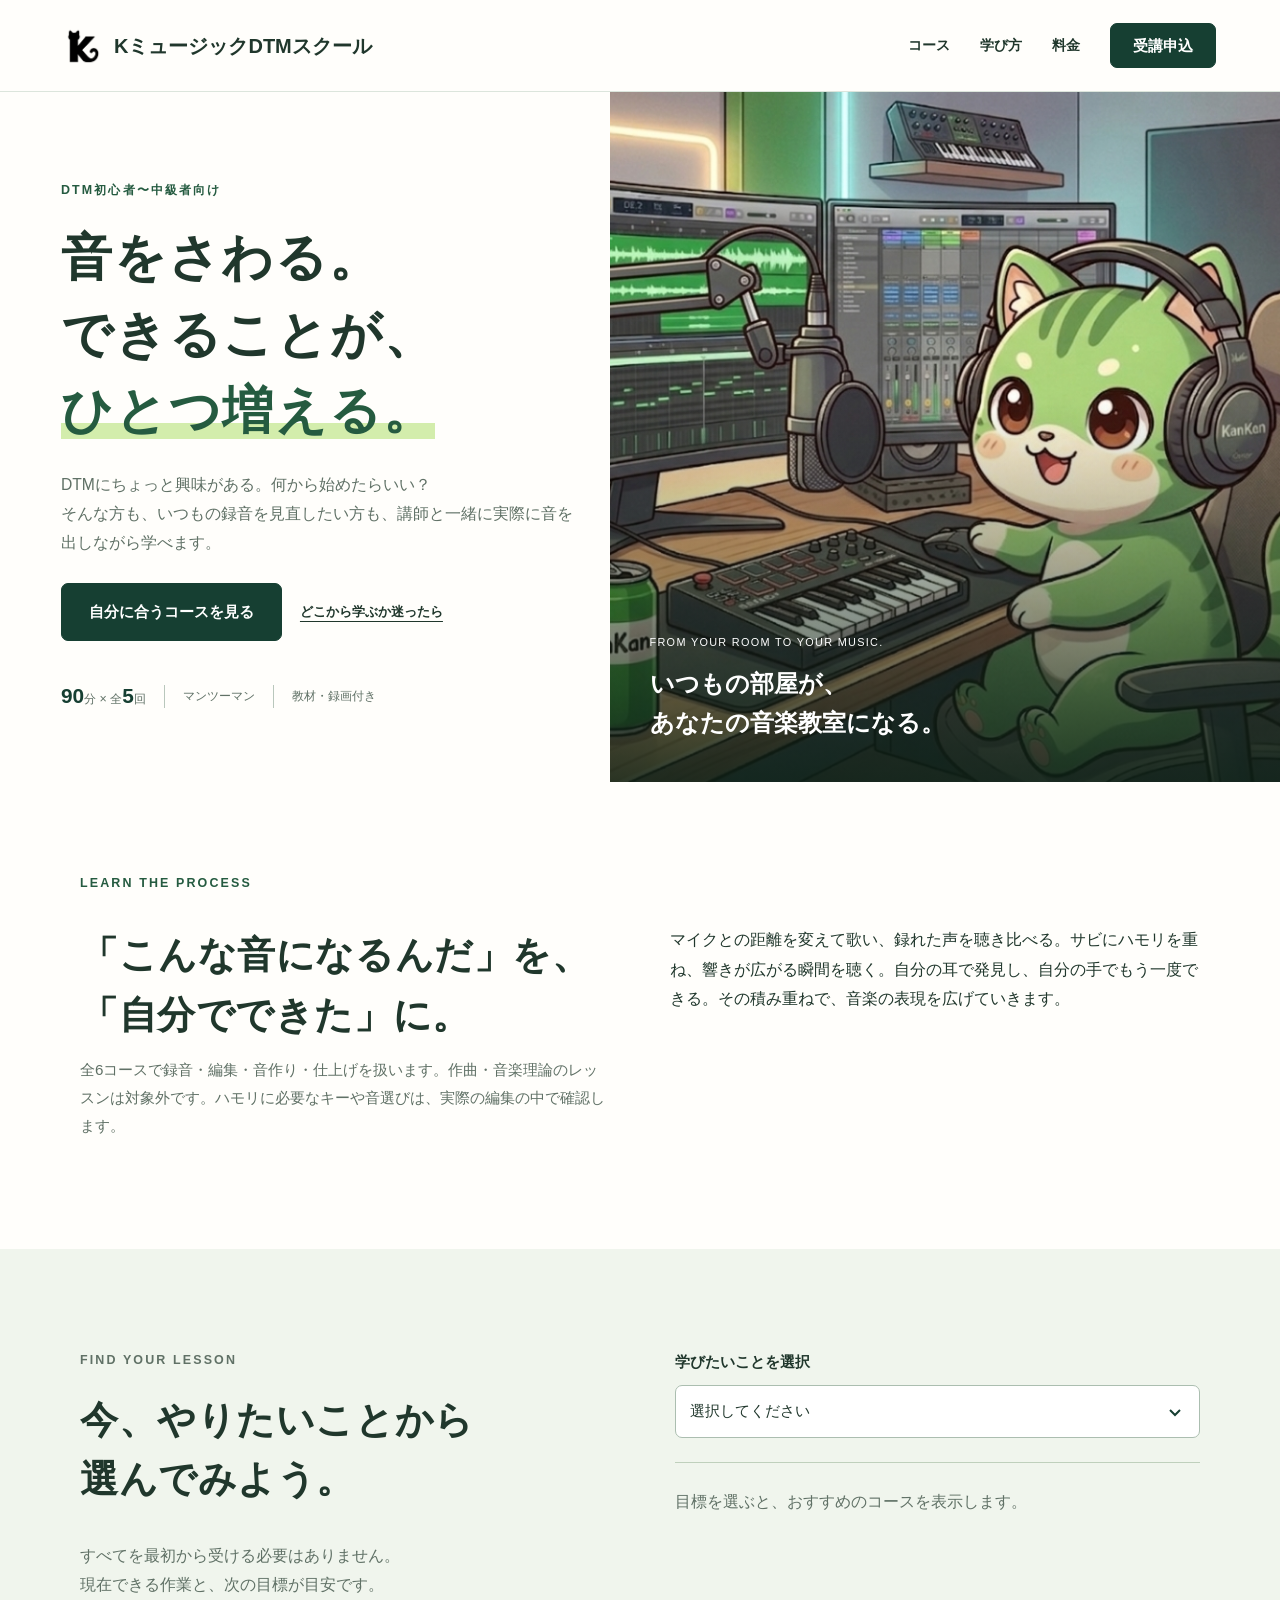
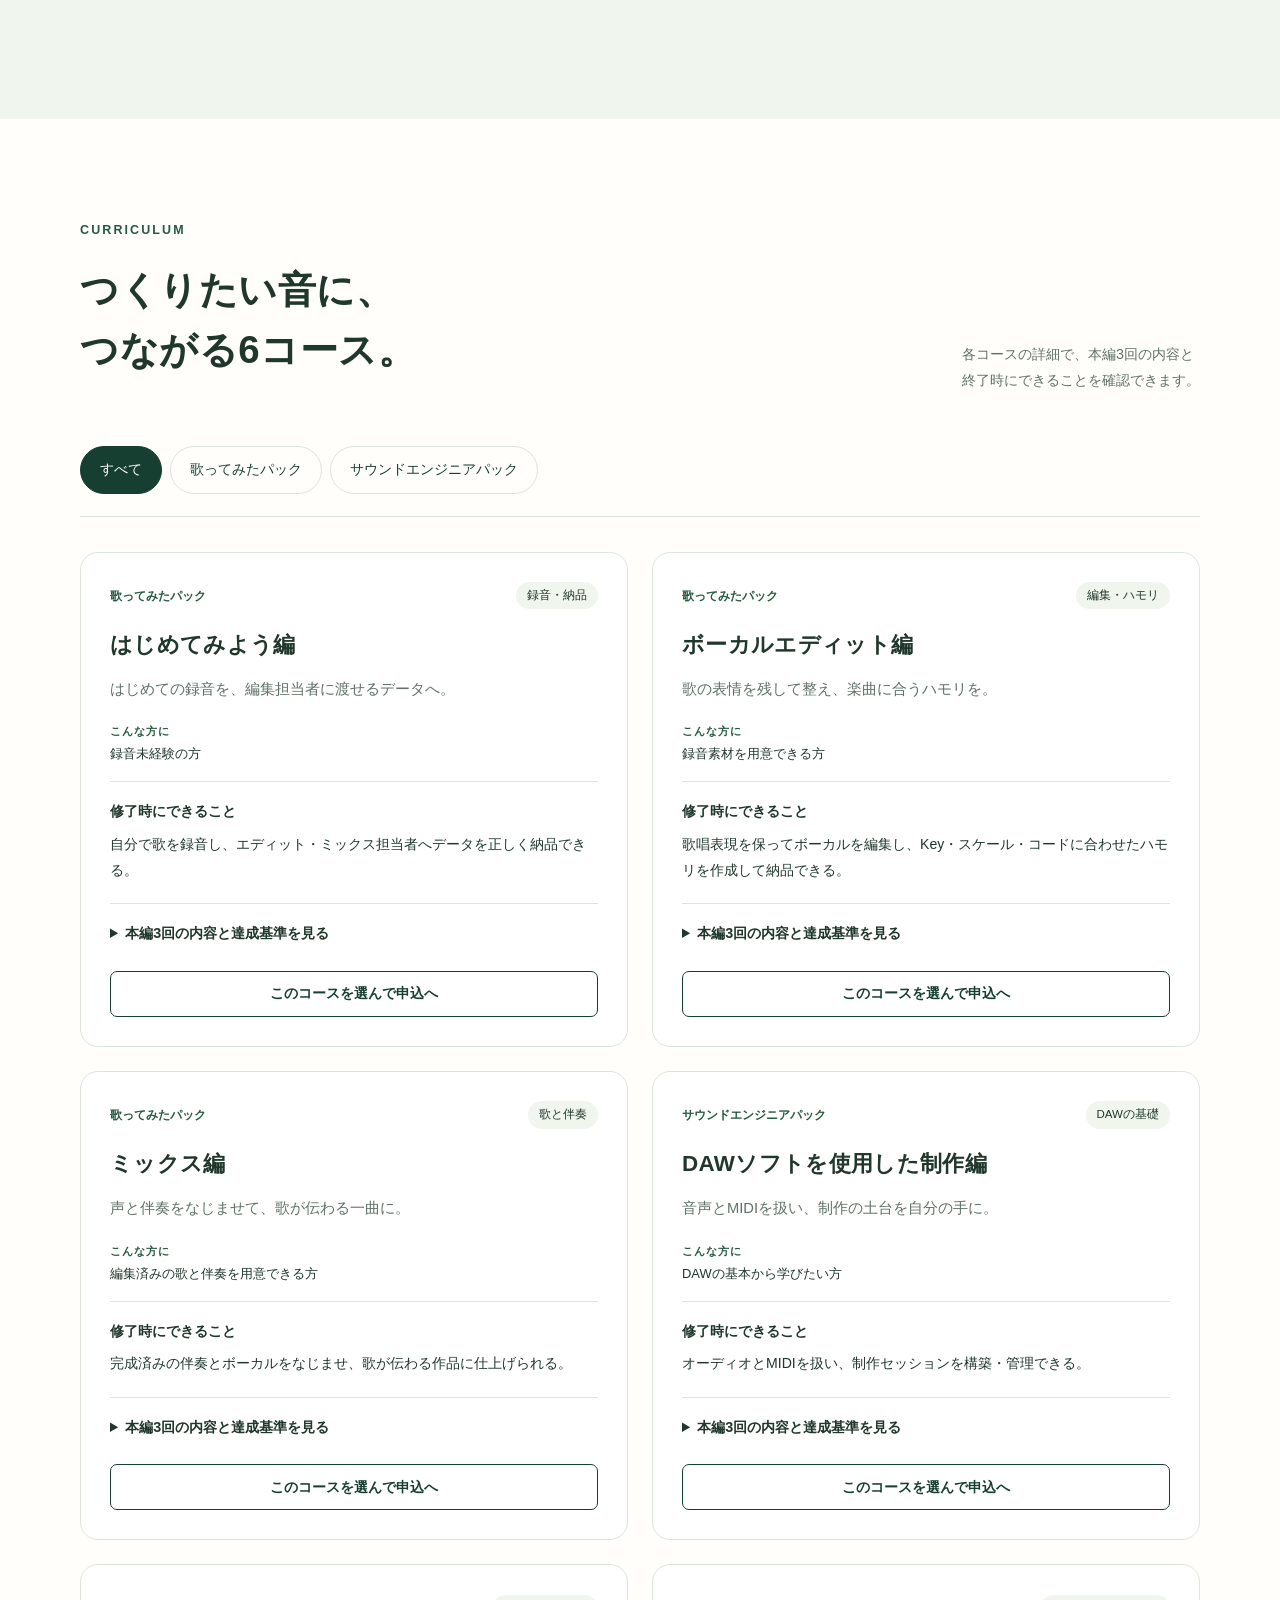
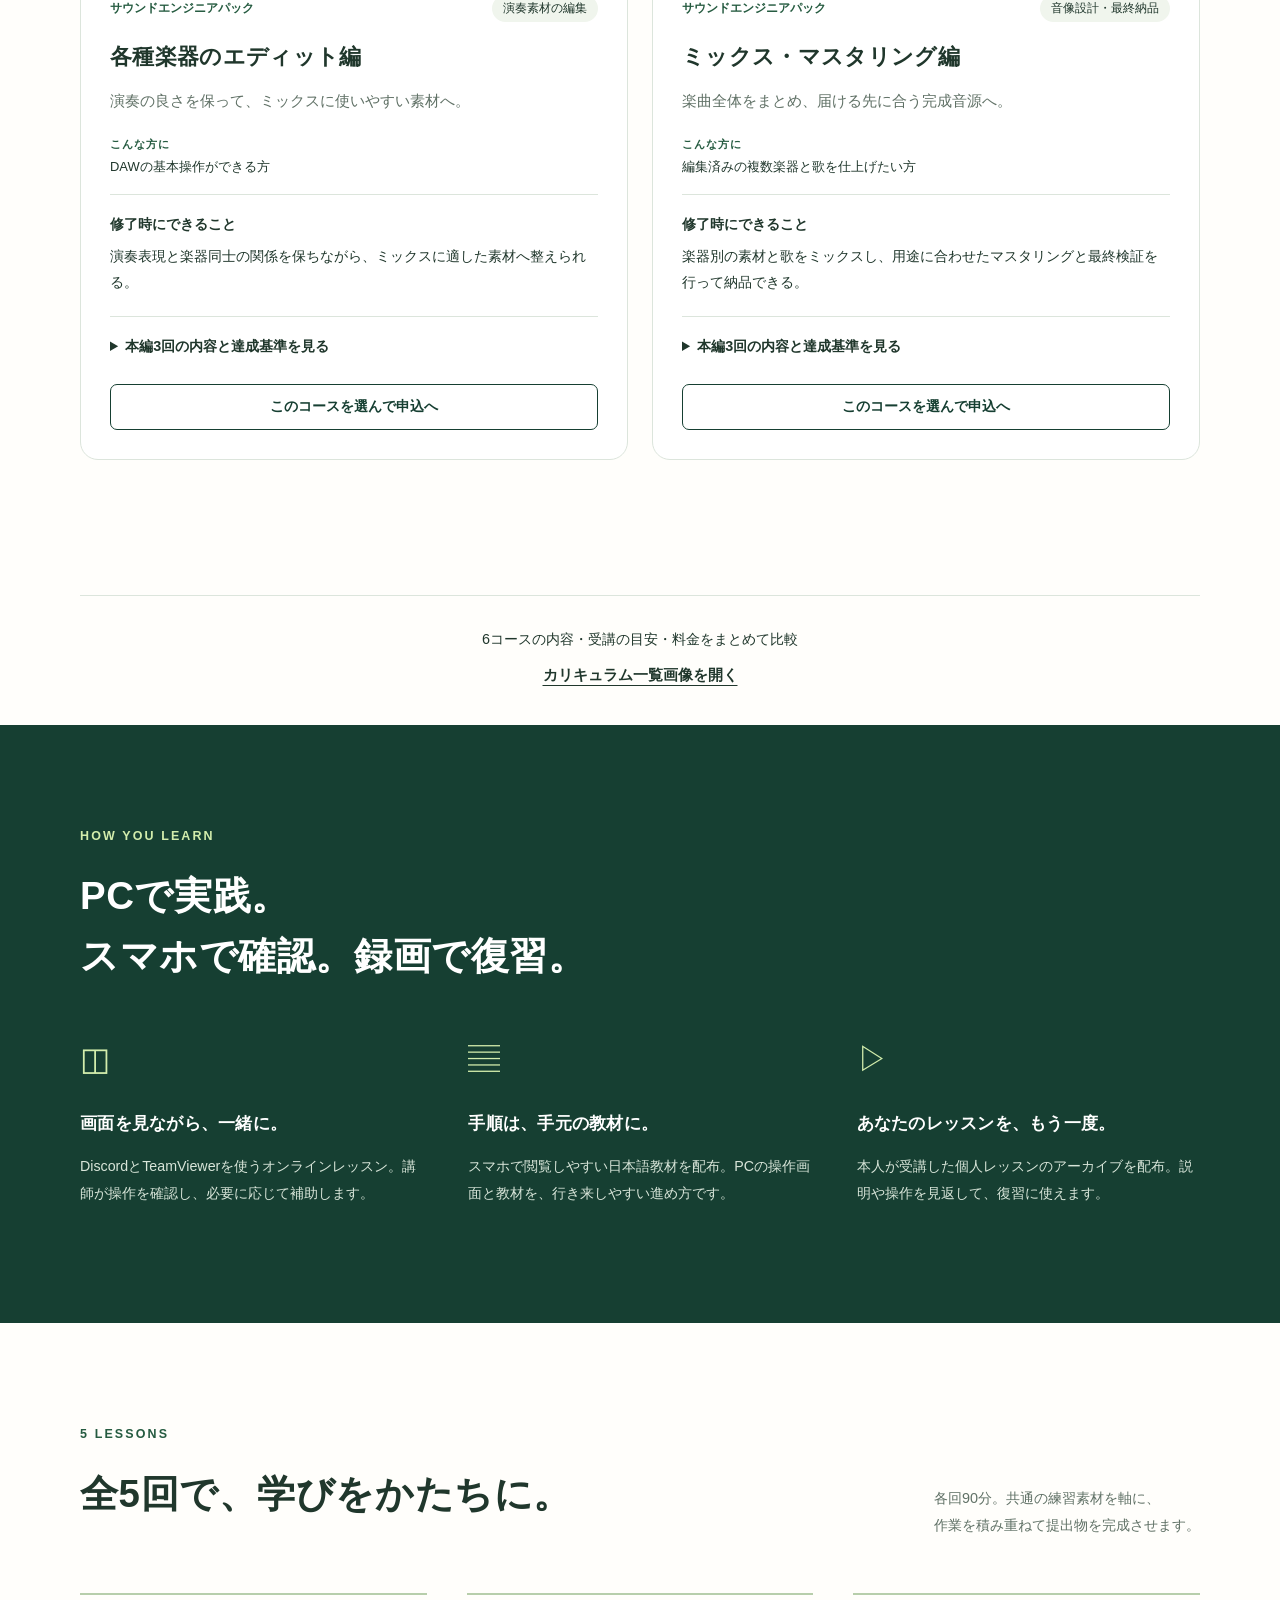
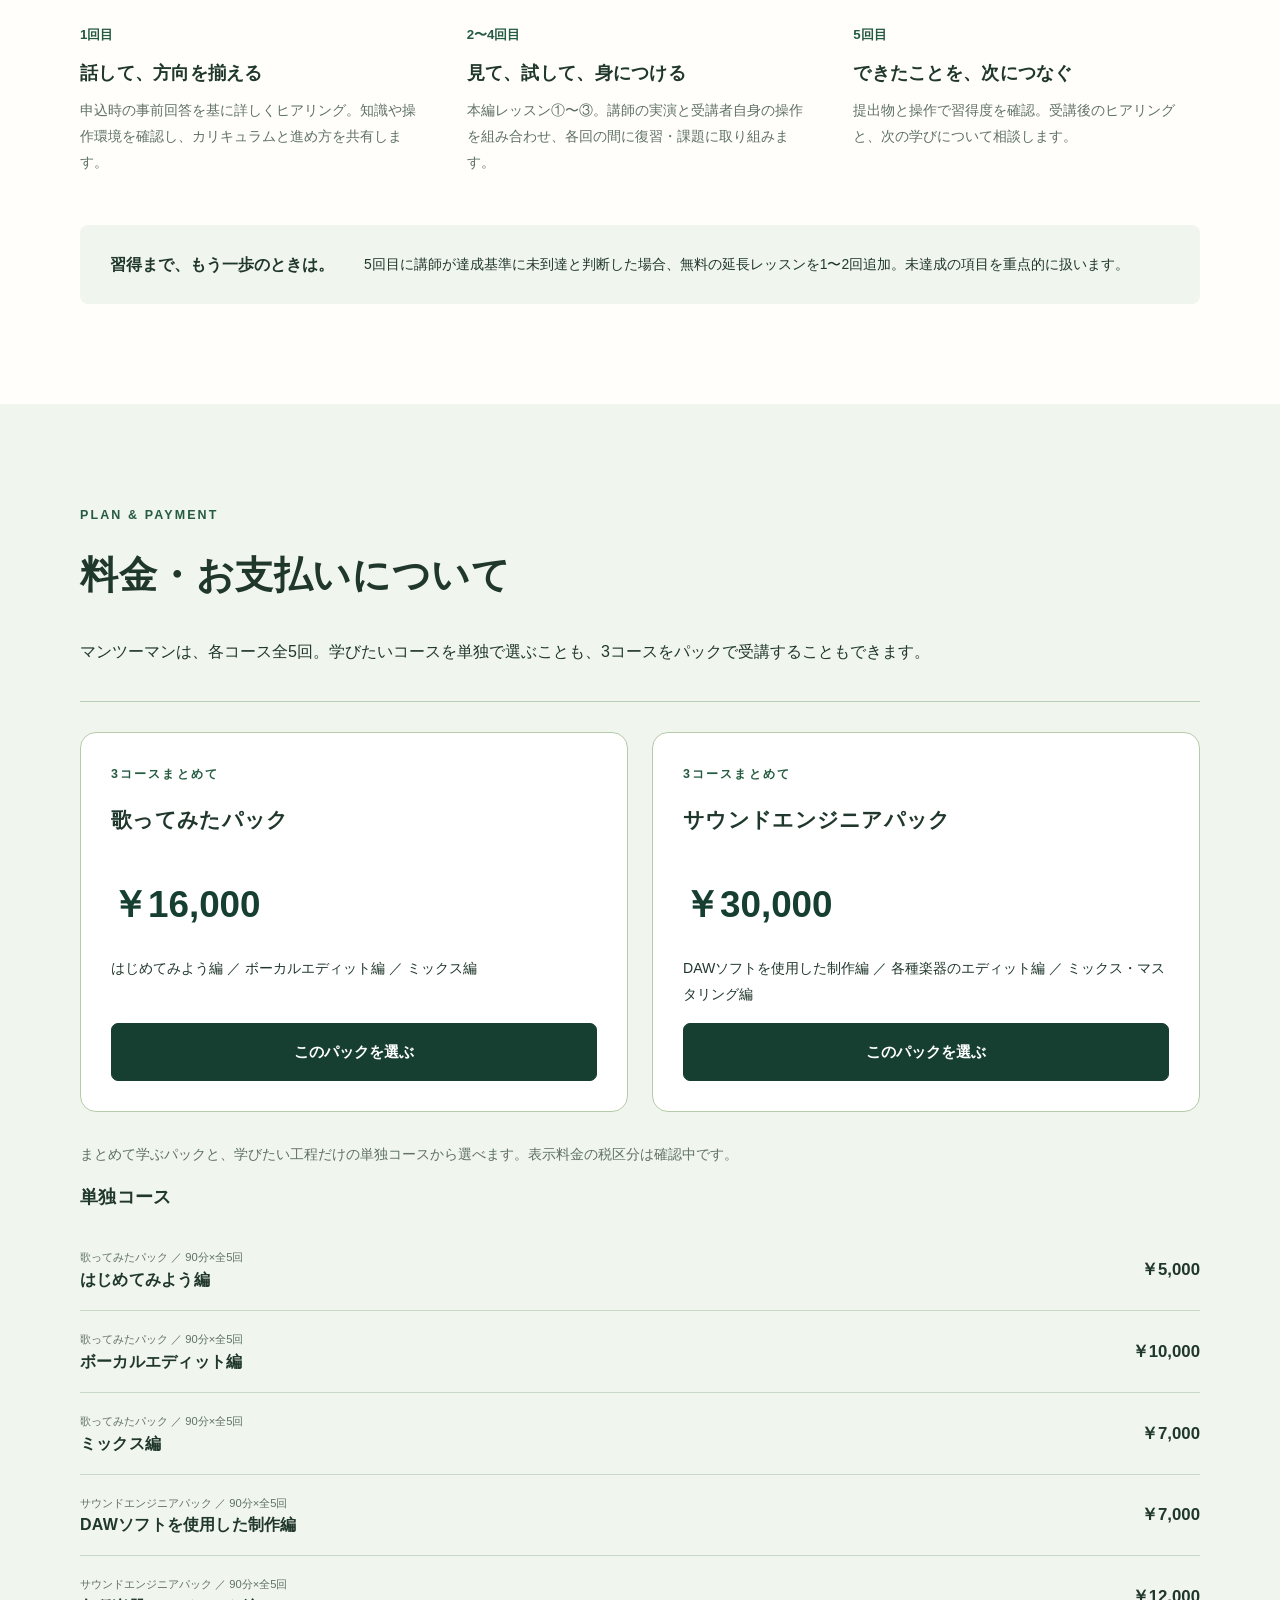
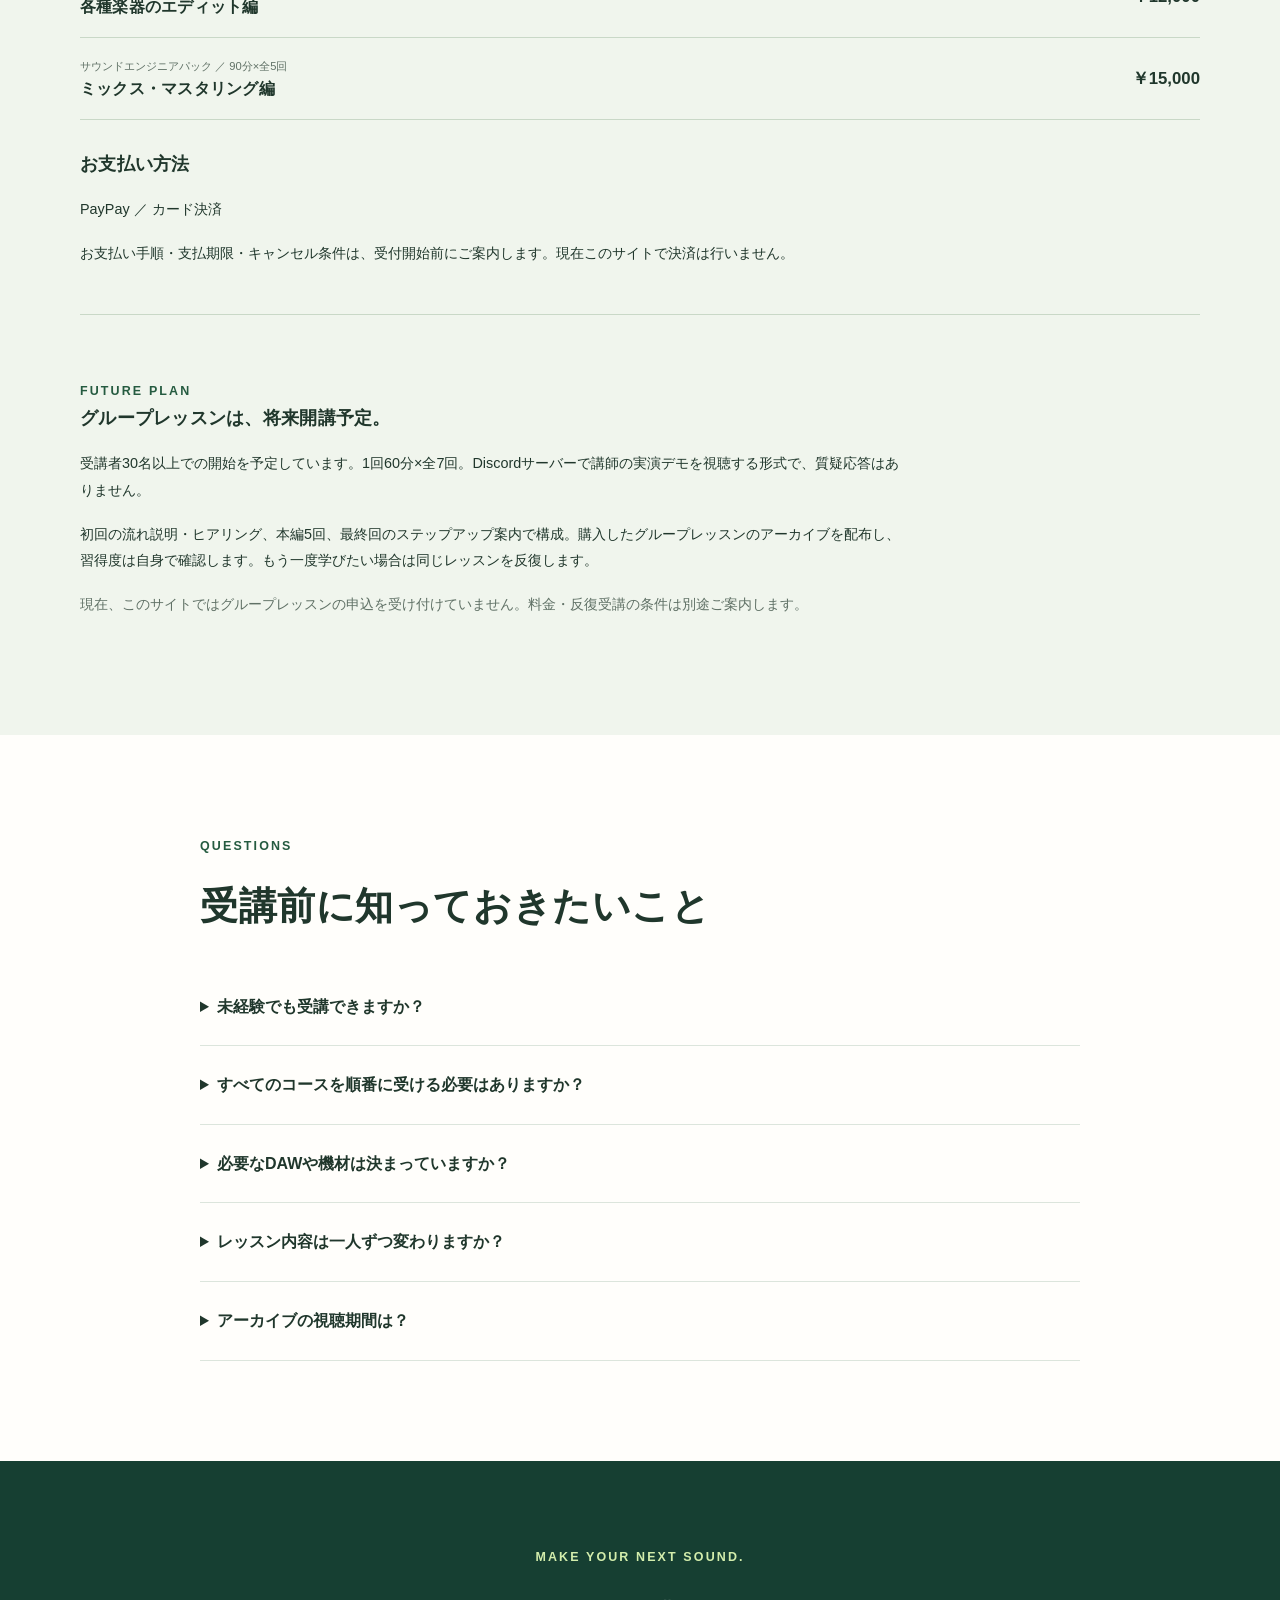
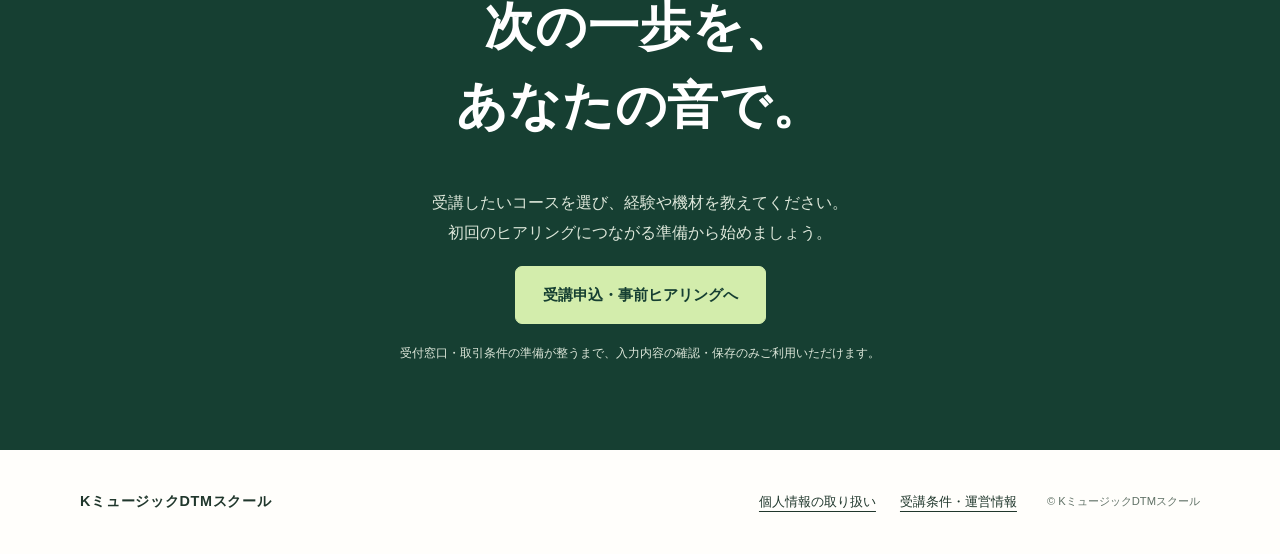
<file: index.html>
<!doctype html>
<html lang="ja"><head><meta charset="utf-8"><meta name="viewport" content="width=device-width,initial-scale=1"><meta name="theme-color" content="#163f32"><title>KミュージックDTMスクール｜録る。整える。作品にする。</title><meta name="description" content="歌ってみたからミックス・マスタリングまで。90分×全5回のオンラインマンツーマン。6つのカリキュラムから、今の自分に合うレッスンを。"><meta property="og:title" content="KミュージックDTMスクール"><meta property="og:description" content="録る。整える。作品にする。6つのコースで学ぶオンラインDTMレッスン。"><link rel="icon" href="assets/k-cat.png" type="image/png"><link rel="stylesheet" href="assets/style.css"><link rel="stylesheet" href="assets/layout.css"><script src="assets/config.js" defer></script><script src="assets/courses.js" defer></script><script src="assets/app.js" defer></script></head>
<body><a class="skip" href="#main">本文へ移動</a><header class="header"><a class="brand" href="./" aria-label="KミュージックDTMスクール ホーム"><img src="assets/k-cat.png" width="38" height="38" alt="" style="flex:none;object-fit:contain"><span class="school-wordmark">Kミュージック<wbr>DTMスクール</span></a><nav aria-label="メインナビゲーション"><a href="#courses">コース</a><a href="#style">学び方</a><a href="#pricing">料金</a><a class="button small" href="apply.html">受講申込</a></nav></header>
<main id="main"><section class="hero"><div class="hero-copy"><p class="eyebrow">DTM初心者〜中級者向け</p><h1>音をさわる。<br>できることが、<br><em>ひとつ増える。</em></h1><p class="hero-description">DTMにちょっと興味がある。何から始めたらいい？<br>そんな方も、いつもの録音を見直したい方も、講師と一緒に実際に音を出しながら学べます。</p><div class="hero-actions"><a class="button" href="#courses">自分に合うコースを見る</a><a class="text-link" href="#finder">どこから学ぶか迷ったら</a></div><div class="hero-facts"><span><strong>90</strong>分 × 全<strong>5</strong>回</span><span>マンツーマン</span><span>教材・録画付き</span></div></div><div class="hero-visual"><img src="assets/studio-cat.jpg" alt="緑の猫がマイクとDAWを使って音楽を制作しているスタジオのイラスト" width="1280" height="720" fetchpriority="high"><div class="visual-caption"><span>FROM YOUR ROOM TO YOUR MUSIC.</span><p>いつもの部屋が、<br>あなたの音楽教室になる。</p></div></div></section>
<section class="intro wrap"><p class="eyebrow">LEARN THE PROCESS</p><h2>「こんな音になるんだ」を、<br>「自分でできた」に。</h2><p>マイクとの距離を変えて歌い、録れた声を聴き比べる。サビにハモリを重ね、響きが広がる瞬間を聴く。自分の耳で発見し、自分の手でもう一度できる。その積み重ねで、音楽の表現を広げていきます。</p><p>全6コースで録音・編集・音作り・仕上げを扱います。作曲・音楽理論のレッスンは対象外です。ハモリに必要なキーや音選びは、実際の編集の中で確認します。</p></section>
<section id="finder" class="finder section"><div class="wrap finder-grid"><div><p class="eyebrow">FIND YOUR LESSON</p><h2>今、やりたいことから<br>選んでみよう。</h2><p>すべてを最初から受ける必要はありません。<br>現在できる作業と、次の目標が目安です。</p></div><div><label for="interest">学びたいことを選択</label><select id="interest"><option value="">選択してください</option><option value="vocal-recording">いつもの歌の録り方やデータの渡し方を確認したい</option><option value="vocal-editing">ピッチ補正やハモリ作りが難しい</option><option value="vocal-mixing">歌と完成済みの伴奏をなじませたい</option><option value="daw-production">DAWで何ができるか知りたい</option><option value="instrument-editing">録音した楽器の演奏素材を整えたい</option><option value="mixing-mastering">楽器の音作り、ミックス・マスタリングを学びたい</option></select><div id="recommendation" class="recommendation" aria-live="polite"><p>目標を選ぶと、おすすめのコースを表示します。</p></div></div></div></section>
<section id="courses" class="section wrap"><div class="section-heading"><div><p class="eyebrow">CURRICULUM</p><h2>つくりたい音に、<br>つながる6コース。</h2></div><p>各コースの詳細で、本編3回の内容と<br>終了時にできることを確認できます。</p></div><div class="filter" role="group" aria-label="コースの絞り込み"><button type="button" data-filter="all" aria-pressed="true">すべて</button><button type="button" data-filter="vocal" aria-pressed="false">歌ってみたパック</button><button type="button" data-filter="engineer" aria-pressed="false">サウンドエンジニアパック</button></div><div id="course-list" class="course-list"></div><noscript><p>コース詳細の表示にはJavaScriptを有効にしてください。</p></noscript></section>
<section class="wrap curriculum-download" aria-label="カリキュラム一覧画像"><p>6コースの内容・受講の目安・料金をまとめて比較</p><a class="text-link" href="assets/curriculum-6courses.png" target="_blank" rel="noopener">カリキュラム一覧画像を開く</a></section>
<section id="style" class="section dark"><div class="wrap"><p class="eyebrow">HOW YOU LEARN</p><h2>PCで実践。<br>スマホで確認。録画で復習。</h2><div class="learning-grid"><article><span class="line-icon" aria-hidden="true">◫</span><h3>画面を見ながら、一緒に。</h3><p>DiscordとTeamViewerを使うオンラインレッスン。講師が操作を確認し、必要に応じて補助します。</p></article><article><span class="line-icon" aria-hidden="true">▤</span><h3>手順は、手元の教材に。</h3><p>スマホで閲覧しやすい日本語教材を配布。PCの操作画面と教材を、行き来しやすい進め方です。</p></article><article><span class="line-icon" aria-hidden="true">▷</span><h3>あなたのレッスンを、もう一度。</h3><p>本人が受講した個人レッスンのアーカイブを配布。説明や操作を見返して、復習に使えます。</p></article></div></div></section>
<section class="section wrap"><div class="section-heading"><div><p class="eyebrow">5 LESSONS</p><h2>全5回で、学びをかたちに。</h2></div><p>各回90分。共通の練習素材を軸に、<br>作業を積み重ねて提出物を完成させます。</p></div><ol class="timeline"><li><span>1回目</span><h3>話して、方向を揃える</h3><p>申込時の事前回答を基に詳しくヒアリング。知識や操作環境を確認し、カリキュラムと進め方を共有します。</p></li><li><span>2〜4回目</span><h3>見て、試して、身につける</h3><p>本編レッスン①〜③。講師の実演と受講者自身の操作を組み合わせ、各回の間に復習・課題に取り組みます。</p></li><li><span>5回目</span><h3>できたことを、次につなぐ</h3><p>提出物と操作で習得度を確認。受講後のヒアリングと、次の学びについて相談します。</p></li></ol><aside class="extension"><strong>習得まで、もう一歩のときは。</strong><p>5回目に講師が達成基準に未到達と判断した場合、無料の延長レッスンを1〜2回追加。未達成の項目を重点的に扱います。</p></aside></section>
<section id="pricing" class="section pale"><div class="wrap"><p class="eyebrow">PLAN & PAYMENT</p><h2>料金・お支払いについて</h2><p>マンツーマンは、各コース全5回。学びたいコースを単独で選ぶことも、3コースをパックで受講することもできます。</p><div class="pricing-table" id="price-list"></div><div class="payment"><h3>お支払い方法</h3><p id="payment-methods">現在調整中です。確定後にこのページでご案内します。</p><p id="payment-note">受付開始前に、税込総額・支払期限・キャンセル条件をご案内します。</p></div><article class="group-plan"><span class="eyebrow">FUTURE PLAN</span><h3>グループレッスンは、将来開講予定。</h3><p>受講者30名以上での開始を予定しています。1回60分×全7回。Discordサーバーで講師の実演デモを視聴する形式で、質疑応答はありません。</p><p>初回の流れ説明・ヒアリング、本編5回、最終回のステップアップ案内で構成。購入したグループレッスンのアーカイブを配布し、習得度は自身で確認します。もう一度学びたい場合は同じレッスンを反復します。</p><p class="muted">現在、このサイトではグループレッスンの申込を受け付けていません。料金・反復受講の条件は別途ご案内します。</p></article></div></section>
<section class="section wrap faq"><p class="eyebrow">QUESTIONS</p><h2>受講前に知っておきたいこと</h2><details><summary>未経験でも受講できますか？</summary><p>録音から学ぶ「はじめてみよう編」、DAW操作から学ぶ「DAW制作編」を用意しています。使用環境や経験は申込時と初回に確認します。</p></details><details><summary>すべてのコースを順番に受ける必要はありますか？</summary><p>現在できる作業を目安に、学びたい工程から選べます。「完成済み伴奏と歌」のミックスと、「楽器別素材と歌」のミックスは別コースです。</p></details><details><summary>必要なDAWや機材は決まっていますか？</summary><p>対応DAWと必要機材の詳細は、受付開始前にご案内します。事前ヒアリングではOS、DAW、マイク、オーディオインターフェースなどを確認します。</p></details><details><summary>レッスン内容は一人ずつ変わりますか？</summary><p>各巻のカリキュラム・順序・達成基準は共通です。用語の説明、操作の区切り方、ショートカットの紹介などを知識・経験に合わせます。</p></details><details><summary>アーカイブの視聴期間は？</summary><p id="archive-answer">配布方法と視聴期間は、受付開始前にご案内します。</p></details></section>
<section class="cta"><div class="wrap"><p class="eyebrow">MAKE YOUR NEXT SOUND.</p><h2>次の一歩を、<br>あなたの音で。</h2><p>受講したいコースを選び、経験や機材を教えてください。<br>初回のヒアリングにつながる準備から始めましょう。</p><a class="button light" href="apply.html">受講申込・事前ヒアリングへ</a><p class="cta-note" id="reception-note">受付窓口・取引条件の準備が整うまで、入力内容の確認・保存のみご利用いただけます。</p></div></section></main>
<footer class="footer wrap"><a class="brand" href="./">KミュージックDTMスクール</a><div><a href="privacy.html">個人情報の取り扱い</a><a href="information.html">受講条件・運営情報</a></div><p>© KミュージックDTMスクール</p></footer></body></html>
</file>
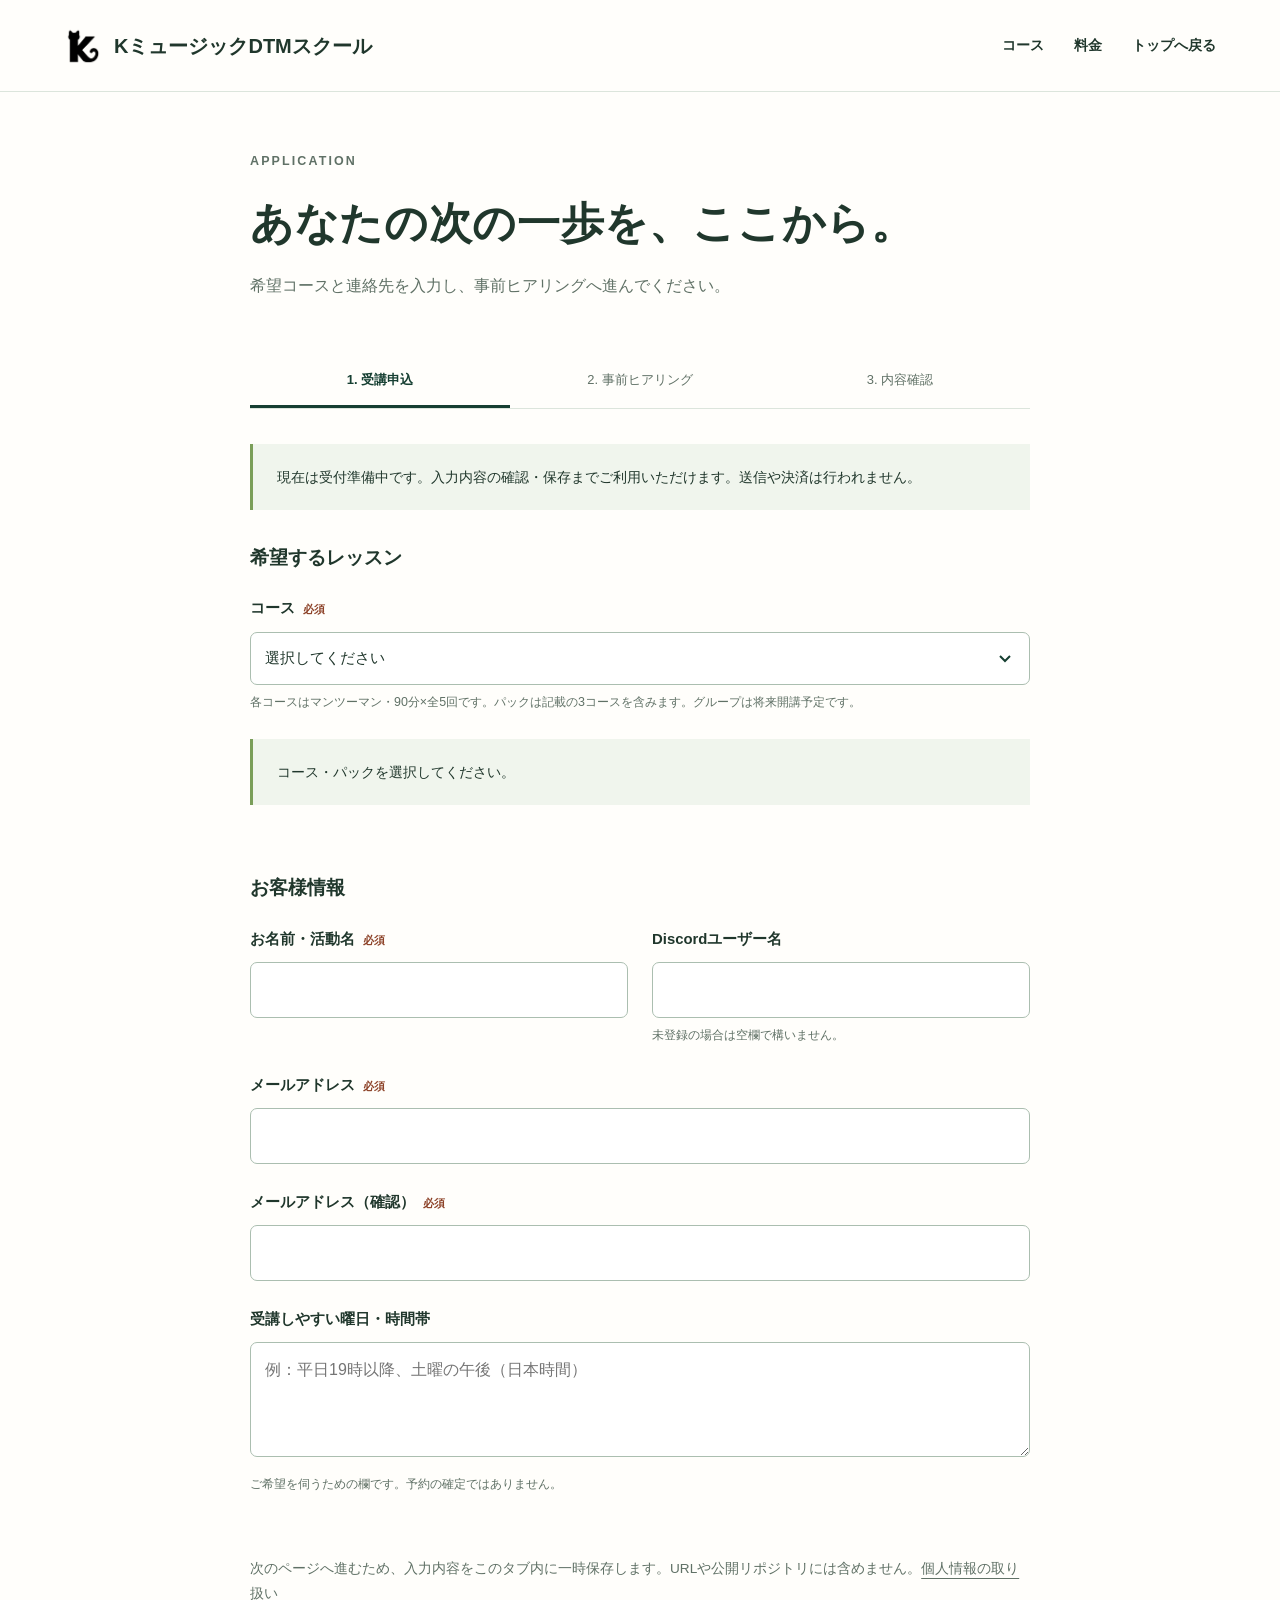
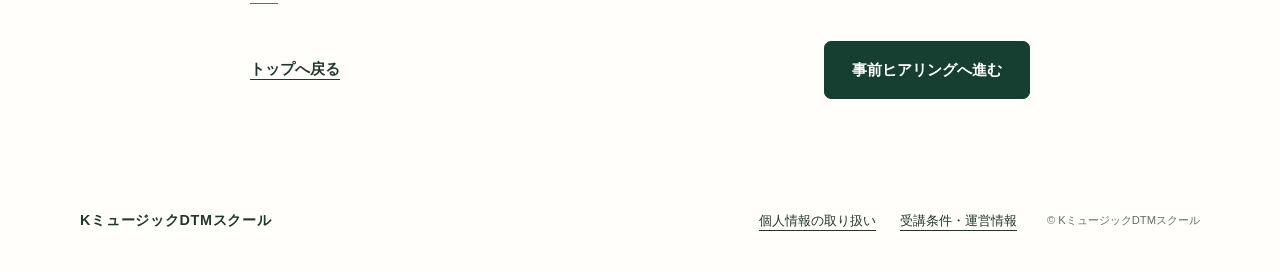
<file: apply.html>
<!doctype html><html lang="ja"><head><meta charset="utf-8"><meta name="viewport" content="width=device-width,initial-scale=1"><meta name="robots" content="noindex"><title>受講のお申し込み｜KミュージックDTMスクール</title><link rel="icon" href="assets/k-cat.png" type="image/png"><link rel="stylesheet" href="assets/style.css"><link rel="stylesheet" href="assets/layout.css"><script src="assets/config.js" defer></script><script src="assets/courses.js" defer></script><script src="assets/form.js" defer></script></head><body><a class="skip" href="#main">本文へ移動</a><header class="header"><a class="brand" href="./"><img src="assets/k-cat.png" width="38" height="38" alt="" style="flex:none;object-fit:contain"><span class="school-wordmark">Kミュージック<wbr>DTMスクール</span></a><nav aria-label="メインナビゲーション"><a href="./#courses">コース</a><a href="./#pricing">料金</a><a class="text-link" href="./">トップへ戻る</a></nav></header><main id="main" class="form-wrap"><div class="subhero"><p class="eyebrow">APPLICATION</p><h1>あなたの次の一歩を、ここから。</h1><p>希望コースと連絡先を入力し、事前ヒアリングへ進んでください。</p></div><ol class="steps" aria-label="申込手順"><li class="active" aria-current="step">1. 受講申込</li><li>2. 事前ヒアリング</li><li>3. 内容確認</li></ol><div class="notice reception-status">現在は受付準備中です。入力内容の確認・保存までご利用いただけます。送信や決済は行われません。</div><form id="application-form"><fieldset><legend>希望するレッスン</legend><div class="field"><label for="course">コース<span class="required">必須</span></label><select id="course" name="course" required><option value="">選択してください</option></select><small>各コースはマンツーマン・90分×全5回です。パックは記載の3コースを含みます。グループは将来開講予定です。</small></div><p id="selected-price" class="notice">コースを選択してください。</p></fieldset><fieldset><legend>お客様情報</legend><div class="form-grid"><div class="field"><label for="name">お名前・活動名<span class="required">必須</span></label><input id="name" name="name" autocomplete="name" maxlength="80" required></div><div class="field"><label for="discord">Discordユーザー名</label><input id="discord" name="discord" maxlength="80" autocomplete="off"><small>未登録の場合は空欄で構いません。</small></div></div><div class="field"><label for="email">メールアドレス<span class="required">必須</span></label><input id="email" name="email" type="email" autocomplete="email" maxlength="160" required></div><div class="field"><label for="email-confirm">メールアドレス（確認）<span class="required">必須</span></label><input id="email-confirm" name="emailConfirm" type="email" autocomplete="off" maxlength="160" required></div><div class="field"><label for="schedule">受講しやすい曜日・時間帯</label><textarea id="schedule" name="schedule" rows="3" maxlength="1000" placeholder="例：平日19時以降、土曜の午後（日本時間）"></textarea><small>ご希望を伺うための欄です。予約の確定ではありません。</small></div></fieldset><p class="muted">次のページへ進むため、入力内容をこのタブ内に一時保存します。URLや公開リポジトリには含めません。<a href="privacy.html">個人情報の取り扱い</a></p><p id="form-error" class="error" role="alert"></p><div class="form-actions"><a href="./" class="text-link">トップへ戻る</a><button class="button" type="submit">事前ヒアリングへ進む</button></div></form></main><footer class="footer wrap"><a class="brand" href="./">KミュージックDTMスクール</a><div><a href="privacy.html">個人情報の取り扱い</a><a href="information.html">受講条件・運営情報</a></div><p>© KミュージックDTMスクール</p></footer></body></html>
</file>
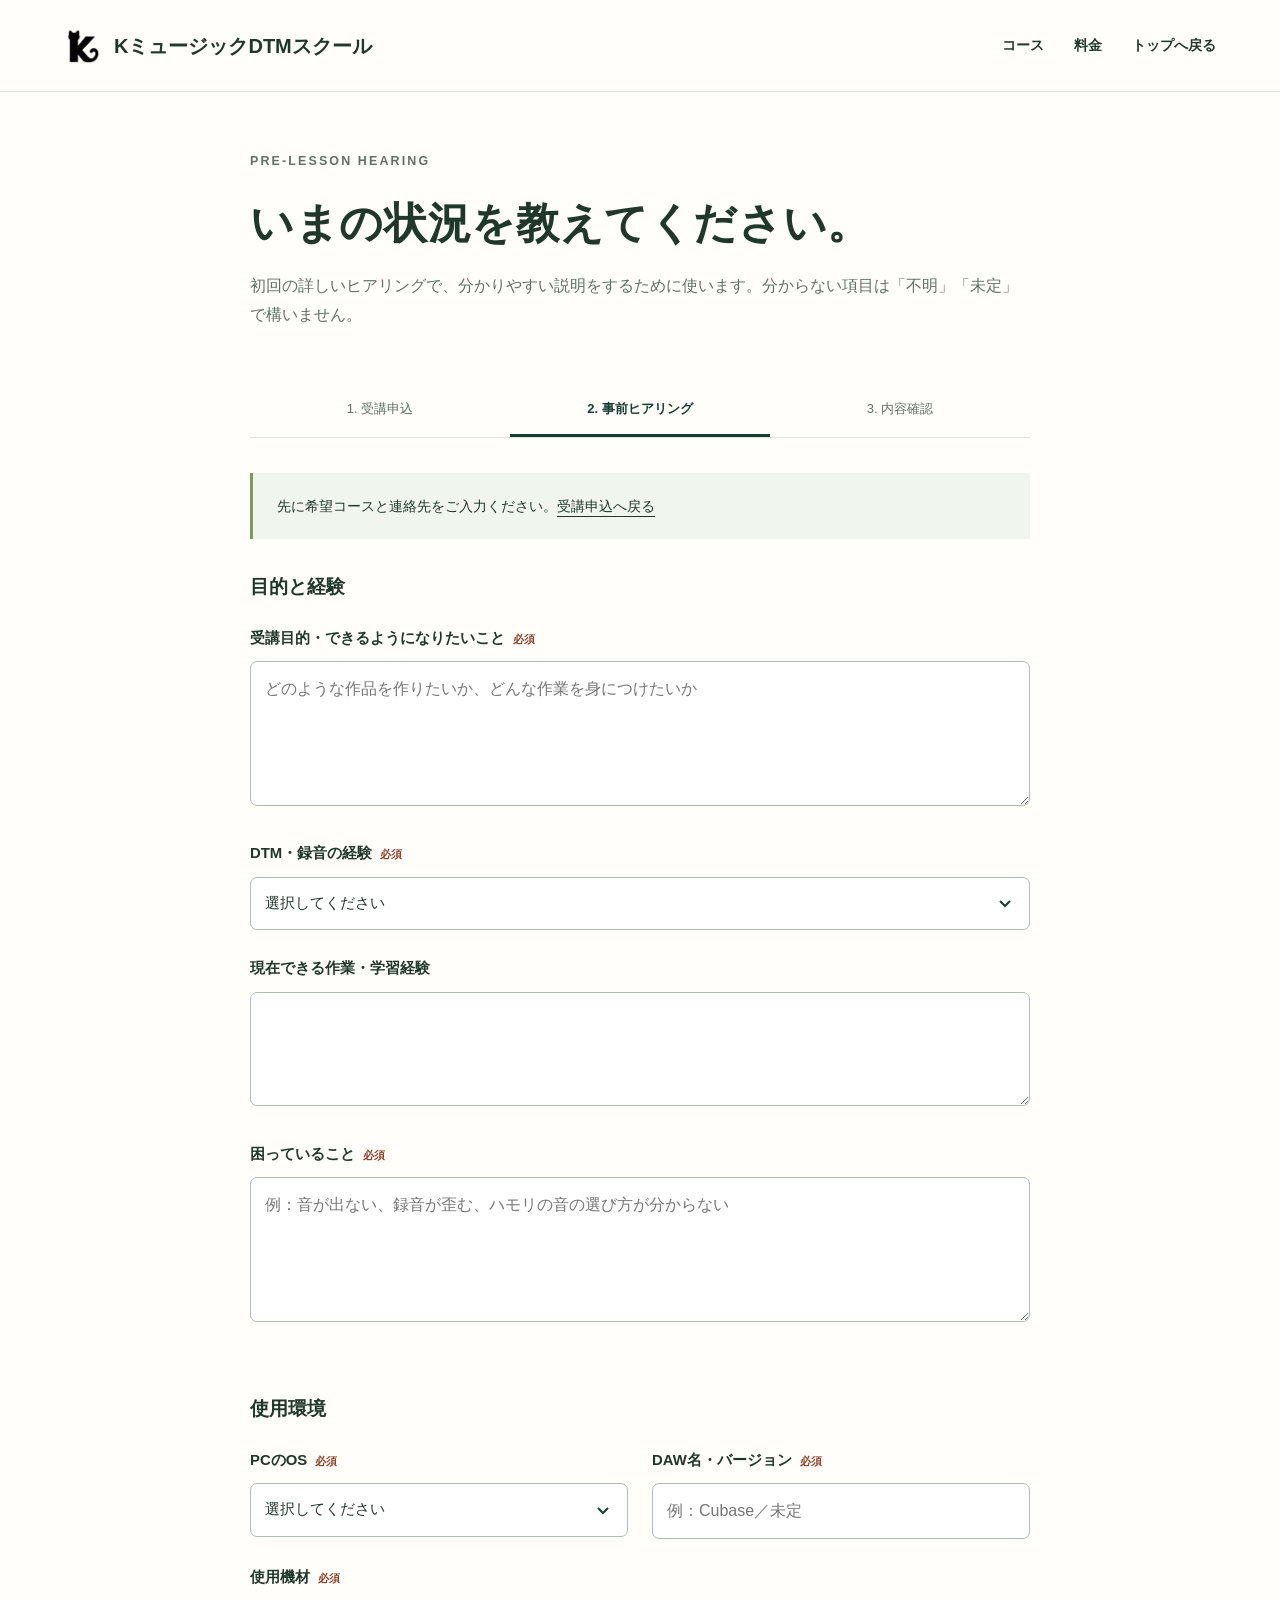
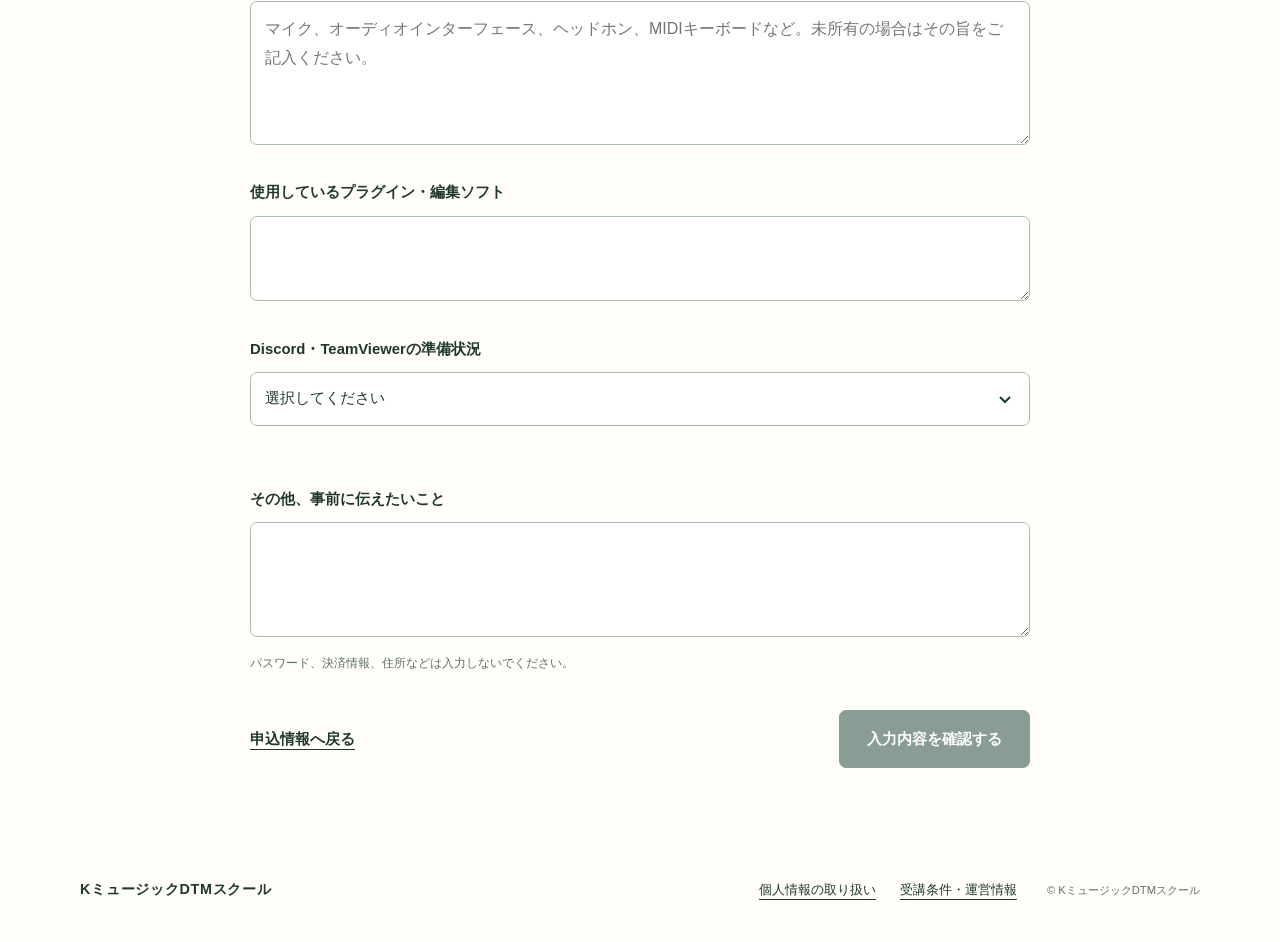
<file: hearing.html>
<!doctype html><html lang="ja"><head><meta charset="utf-8"><meta name="viewport" content="width=device-width,initial-scale=1"><meta name="robots" content="noindex"><title>事前ヒアリング｜KミュージックDTMスクール</title><link rel="icon" href="assets/k-cat.png" type="image/png"><link rel="stylesheet" href="assets/style.css"><link rel="stylesheet" href="assets/layout.css"><script src="assets/config.js" defer></script><script src="assets/courses.js" defer></script><script src="assets/form.js" defer></script></head><body><a class="skip" href="#main">本文へ移動</a><header class="header"><a class="brand" href="./"><img src="assets/k-cat.png" width="38" height="38" alt="" style="flex:none;object-fit:contain"><span class="school-wordmark">Kミュージック<wbr>DTMスクール</span></a><nav aria-label="メインナビゲーション"><a href="./#courses">コース</a><a href="./#pricing">料金</a><a class="text-link" href="./">トップへ戻る</a></nav></header><main id="main" class="form-wrap"><div class="subhero"><p class="eyebrow">PRE-LESSON HEARING</p><h1>いまの状況を教えてください。</h1><p>初回の詳しいヒアリングで、分かりやすい説明をするために使います。分からない項目は「不明」「未定」で構いません。</p></div><ol class="steps" aria-label="申込手順"><li>1. 受講申込</li><li class="active" aria-current="step">2. 事前ヒアリング</li><li>3. 内容確認</li></ol><div id="missing-application" class="notice" hidden>先に希望コースと連絡先をご入力ください。<a href="apply.html">受講申込へ戻る</a></div><form id="hearing-form"><fieldset><legend>目的と経験</legend><div class="field"><label for="purpose">受講目的・できるようになりたいこと<span class="required">必須</span></label><textarea id="purpose" name="purpose" rows="4" maxlength="3000" required placeholder="どのような作品を作りたいか、どんな作業を身につけたいか"></textarea></div><div class="field"><label for="experience">DTM・録音の経験<span class="required">必須</span></label><select id="experience" name="experience" required><option value="">選択してください</option><option>未経験</option><option>触ったことはあるが、基本から確認したい</option><option>録音や基本編集ができる</option><option>ミックスまで取り組んだことがある</option><option>制作・納品の経験がある</option></select></div><div class="field"><label for="experience-detail">現在できる作業・学習経験</label><textarea id="experience-detail" name="experienceDetail" rows="3" maxlength="2000"></textarea></div><div class="field"><label for="difficulty">困っていること<span class="required">必須</span></label><textarea id="difficulty" name="difficulty" rows="4" maxlength="3000" required placeholder="例：音が出ない、録音が歪む、ハモリの音の選び方が分からない"></textarea></div></fieldset><fieldset><legend>使用環境</legend><div class="form-grid"><div class="field"><label for="os">PCのOS<span class="required">必須</span></label><select id="os" name="os" required><option value="">選択してください</option><option>Windows</option><option>macOS</option><option>その他</option><option>未定・不明</option></select></div><div class="field"><label for="daw">DAW名・バージョン<span class="required">必須</span></label><input id="daw" name="daw" maxlength="150" required placeholder="例：Cubase／未定"></div></div><div class="field"><label for="equipment">使用機材<span class="required">必須</span></label><textarea id="equipment" name="equipment" rows="4" maxlength="2500" required placeholder="マイク、オーディオインターフェース、ヘッドホン、MIDIキーボードなど。未所有の場合はその旨をご記入ください。"></textarea></div><div class="field"><label for="plugins">使用しているプラグイン・編集ソフト</label><textarea id="plugins" name="plugins" rows="2" maxlength="1500"></textarea></div><div class="field"><label for="connection">Discord・TeamViewerの準備状況</label><select id="connection" name="connection"><option value="">選択してください</option><option>両方とも使用できる</option><option>Discordのみ使用できる</option><option>どちらも未設定</option><option>確認が必要</option></select></div></fieldset><div class="field"><label for="notes">その他、事前に伝えたいこと</label><textarea id="notes" name="notes" rows="3" maxlength="2000"></textarea><small>パスワード、決済情報、住所などは入力しないでください。</small></div><p id="form-error" class="error" role="alert"></p><div class="form-actions"><a class="text-link" href="apply.html">申込情報へ戻る</a><button class="button" type="submit">入力内容を確認する</button></div></form></main><footer class="footer wrap"><a class="brand" href="./">KミュージックDTMスクール</a><div><a href="privacy.html">個人情報の取り扱い</a><a href="information.html">受講条件・運営情報</a></div><p>© KミュージックDTMスクール</p></footer></body></html>
</file>
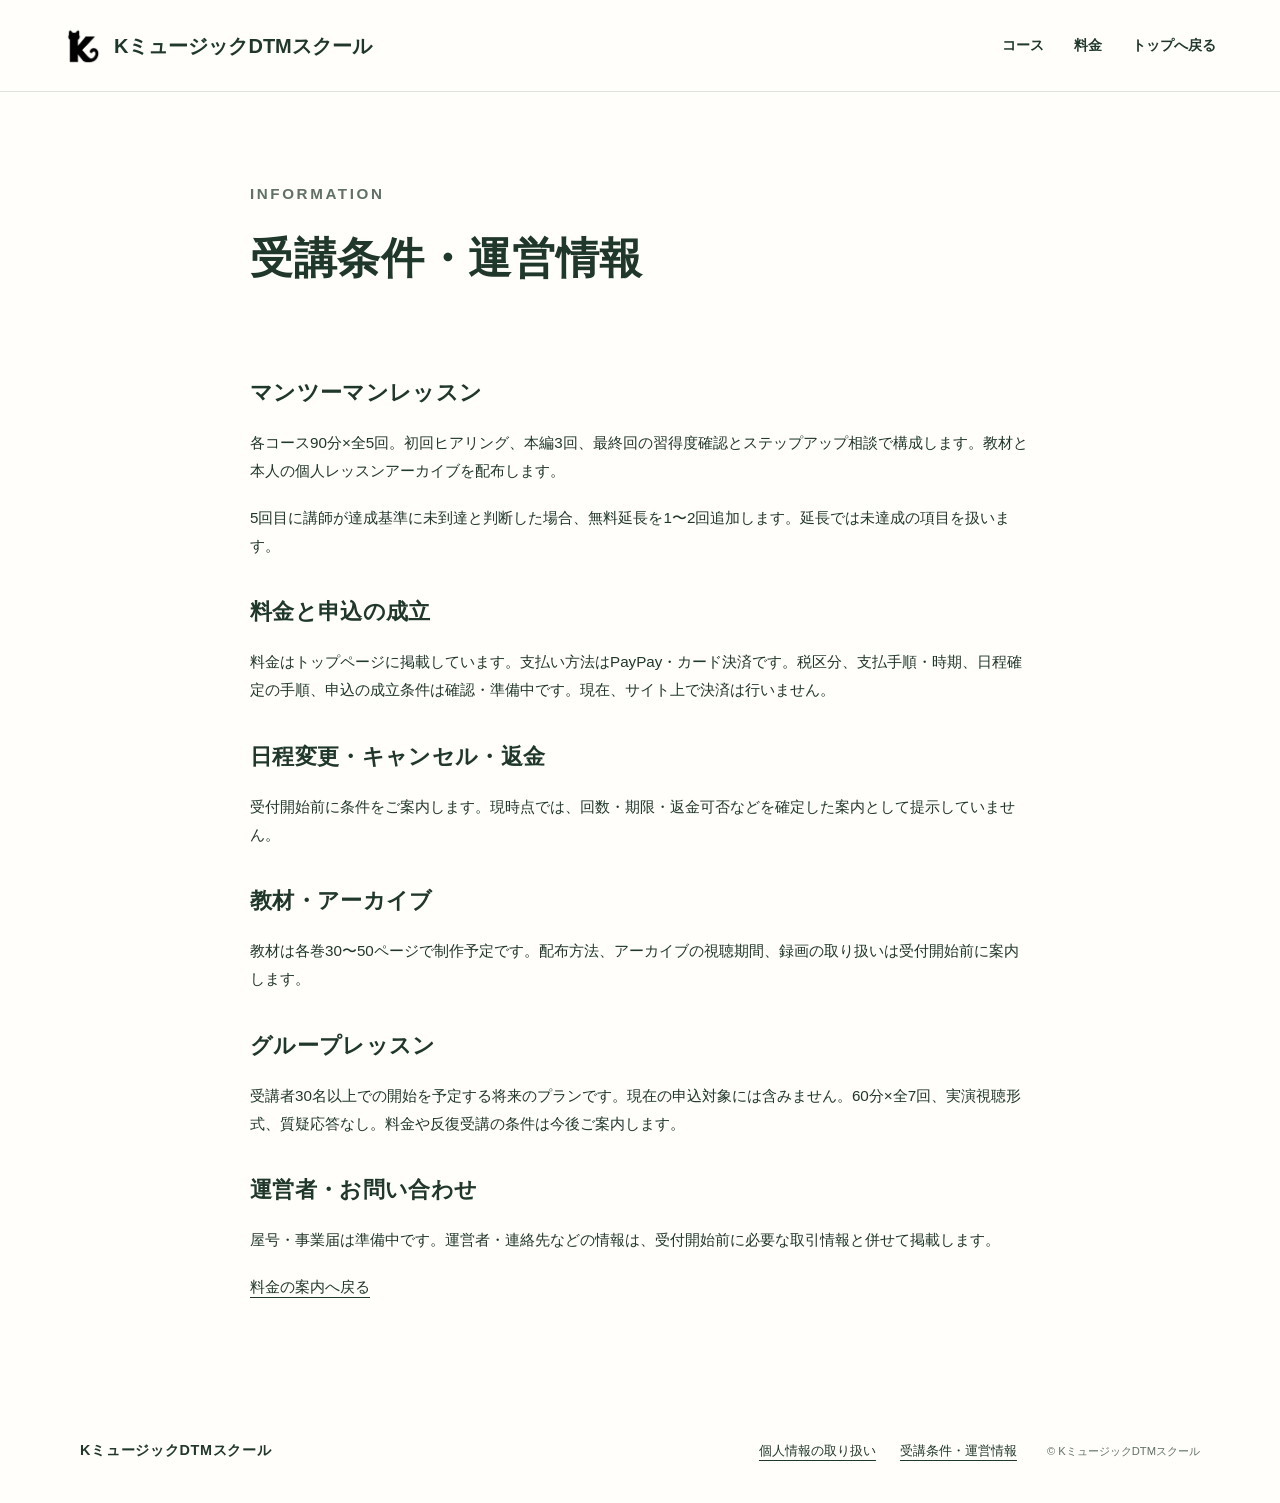
<file: information.html>
<!doctype html><html lang="ja"><head><meta charset="utf-8"><meta name="viewport" content="width=device-width,initial-scale=1"><meta name="robots" content="noindex"><title>受講条件・運営情報｜KミュージックDTMスクール</title><link rel="icon" href="assets/k-cat.png" type="image/png"><link rel="stylesheet" href="assets/style.css"><link rel="stylesheet" href="assets/layout.css"><script src="assets/config.js" defer></script><script src="assets/courses.js" defer></script><script src="assets/form.js" defer></script></head><body><a class="skip" href="#main">本文へ移動</a><header class="header"><a class="brand" href="./"><img src="assets/k-cat.png" width="38" height="38" alt="" style="flex:none;object-fit:contain"><span class="school-wordmark">Kミュージック<wbr>DTMスクール</span></a><nav aria-label="メインナビゲーション"><a href="./#courses">コース</a><a href="./#pricing">料金</a><a class="text-link" href="./">トップへ戻る</a></nav></header><main id="main" class="prose wrap"><div class="subhero"><p class="eyebrow">INFORMATION</p><h1>受講条件・運営情報</h1></div><h2>マンツーマンレッスン</h2><p>各コース90分×全5回。初回ヒアリング、本編3回、最終回の習得度確認とステップアップ相談で構成します。教材と本人の個人レッスンアーカイブを配布します。</p><p>5回目に講師が達成基準に未到達と判断した場合、無料延長を1〜2回追加します。延長では未達成の項目を扱います。</p><h2>料金と申込の成立</h2><p>料金はトップページに掲載しています。支払い方法はPayPay・カード決済です。税区分、支払手順・時期、日程確定の手順、申込の成立条件は確認・準備中です。現在、サイト上で決済は行いません。</p><h2>日程変更・キャンセル・返金</h2><p>受付開始前に条件をご案内します。現時点では、回数・期限・返金可否などを確定した案内として提示していません。</p><h2>教材・アーカイブ</h2><p>教材は各巻30〜50ページで制作予定です。配布方法、アーカイブの視聴期間、録画の取り扱いは受付開始前に案内します。</p><h2>グループレッスン</h2><p>受講者30名以上での開始を予定する将来のプランです。現在の申込対象には含みません。60分×全7回、実演視聴形式、質疑応答なし。料金や反復受講の条件は今後ご案内します。</p><h2>運営者・お問い合わせ</h2><p id="operator-information">屋号・事業届は準備中です。運営者・連絡先などの情報は、受付開始前に必要な取引情報と併せて掲載します。</p><p><a href="./#pricing">料金の案内へ戻る</a></p></main><footer class="footer wrap"><a class="brand" href="./">KミュージックDTMスクール</a><div><a href="privacy.html">個人情報の取り扱い</a><a href="information.html">受講条件・運営情報</a></div><p>© KミュージックDTMスクール</p></footer></body></html>
</file>
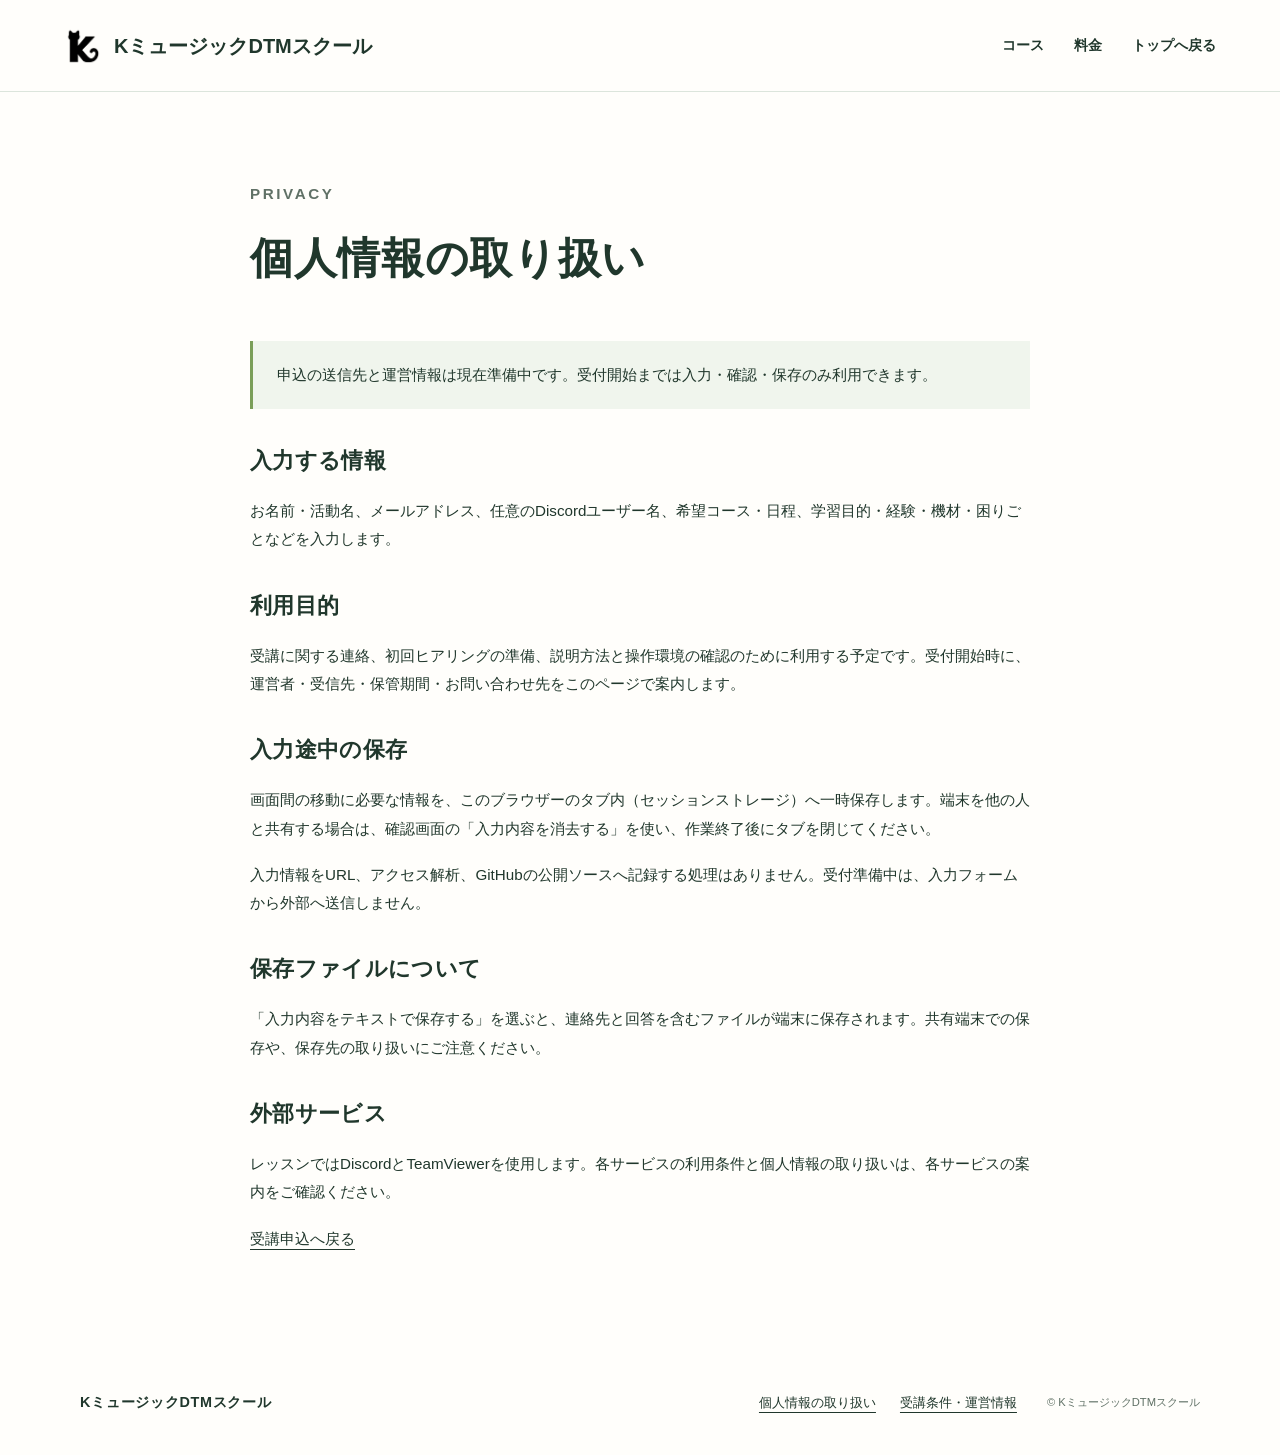
<file: privacy.html>
<!doctype html><html lang="ja"><head><meta charset="utf-8"><meta name="viewport" content="width=device-width,initial-scale=1"><meta name="robots" content="noindex"><title>個人情報の取り扱い｜KミュージックDTMスクール</title><link rel="icon" href="assets/k-cat.png" type="image/png"><link rel="stylesheet" href="assets/style.css"><link rel="stylesheet" href="assets/layout.css"><script src="assets/config.js" defer></script><script src="assets/courses.js" defer></script><script src="assets/form.js" defer></script></head><body><a class="skip" href="#main">本文へ移動</a><header class="header"><a class="brand" href="./"><img src="assets/k-cat.png" width="38" height="38" alt="" style="flex:none;object-fit:contain"><span class="school-wordmark">Kミュージック<wbr>DTMスクール</span></a><nav aria-label="メインナビゲーション"><a href="./#courses">コース</a><a href="./#pricing">料金</a><a class="text-link" href="./">トップへ戻る</a></nav></header><main id="main" class="prose wrap"><div class="subhero"><p class="eyebrow">PRIVACY</p><h1>個人情報の取り扱い</h1></div><p class="notice">申込の送信先と運営情報は現在準備中です。受付開始までは入力・確認・保存のみ利用できます。</p><h2>入力する情報</h2><p>お名前・活動名、メールアドレス、任意のDiscordユーザー名、希望コース・日程、学習目的・経験・機材・困りごとなどを入力します。</p><h2>利用目的</h2><p>受講に関する連絡、初回ヒアリングの準備、説明方法と操作環境の確認のために利用する予定です。受付開始時に、運営者・受信先・保管期間・お問い合わせ先をこのページで案内します。</p><h2>入力途中の保存</h2><p>画面間の移動に必要な情報を、このブラウザーのタブ内（セッションストレージ）へ一時保存します。端末を他の人と共有する場合は、確認画面の「入力内容を消去する」を使い、作業終了後にタブを閉じてください。</p><p>入力情報をURL、アクセス解析、GitHubの公開ソースへ記録する処理はありません。受付準備中は、入力フォームから外部へ送信しません。</p><h2>保存ファイルについて</h2><p>「入力内容をテキストで保存する」を選ぶと、連絡先と回答を含むファイルが端末に保存されます。共有端末での保存や、保存先の取り扱いにご注意ください。</p><h2>外部サービス</h2><p>レッスンではDiscordとTeamViewerを使用します。各サービスの利用条件と個人情報の取り扱いは、各サービスの案内をご確認ください。</p><p><a href="apply.html">受講申込へ戻る</a></p></main><footer class="footer wrap"><a class="brand" href="./">KミュージックDTMスクール</a><div><a href="privacy.html">個人情報の取り扱い</a><a href="information.html">受講条件・運営情報</a></div><p>© KミュージックDTMスクール</p></footer></body></html>
</file>
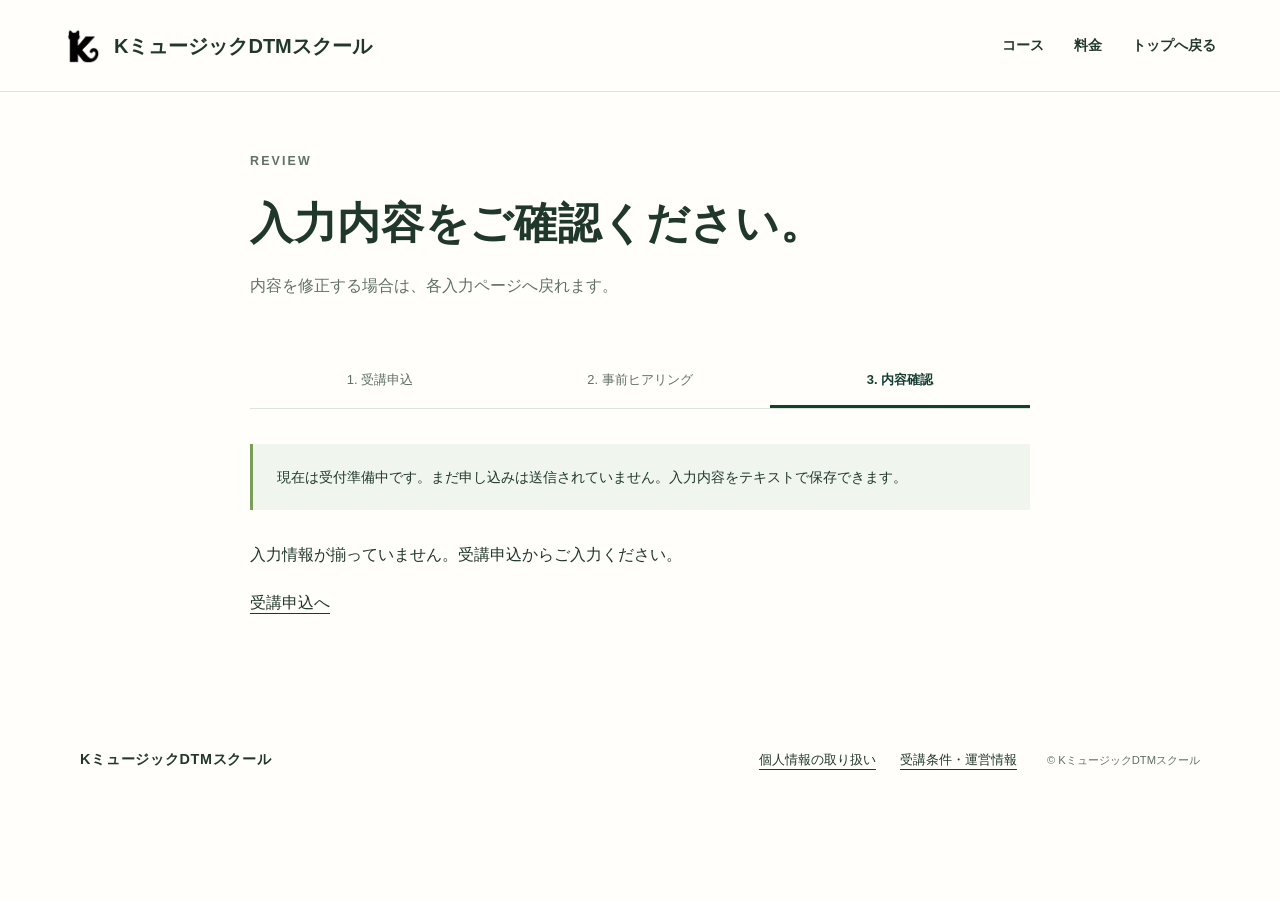
<file: review.html>
<!doctype html><html lang="ja"><head><meta charset="utf-8"><meta name="viewport" content="width=device-width,initial-scale=1"><meta name="robots" content="noindex"><title>入力内容の確認｜KミュージックDTMスクール</title><link rel="icon" href="assets/k-cat.png" type="image/png"><link rel="stylesheet" href="assets/style.css"><link rel="stylesheet" href="assets/layout.css"><script src="assets/config.js" defer></script><script src="assets/courses.js" defer></script><script src="assets/form.js" defer></script></head><body><a class="skip" href="#main">本文へ移動</a><header class="header"><a class="brand" href="./"><img src="assets/k-cat.png" width="38" height="38" alt="" style="flex:none;object-fit:contain"><span class="school-wordmark">Kミュージック<wbr>DTMスクール</span></a><nav aria-label="メインナビゲーション"><a href="./#courses">コース</a><a href="./#pricing">料金</a><a class="text-link" href="./">トップへ戻る</a></nav></header><main id="main" class="form-wrap"><div class="subhero"><p class="eyebrow">REVIEW</p><h1>入力内容をご確認ください。</h1><p>内容を修正する場合は、各入力ページへ戻れます。</p></div><ol class="steps" aria-label="申込手順"><li>1. 受講申込</li><li>2. 事前ヒアリング</li><li class="active" aria-current="step">3. 内容確認</li></ol><div class="notice reception-status">現在は受付準備中です。まだ申し込みは送信されていません。入力内容をテキストで保存できます。</div><dl class="review" id="review-content"></dl><div id="send-controls"><label class="checkbox"><input type="checkbox" id="consent"><span><a href="privacy.html" target="_blank" rel="noopener">個人情報の取り扱い</a>と<a href="information.html" target="_blank" rel="noopener">受講条件</a>を確認し、入力情報の送信に同意します。</span></label><p id="form-error" class="error" role="alert"></p><p id="send-result" role="status" aria-live="polite"></p><div class="form-actions"><a href="hearing.html" class="text-link">内容を修正する</a><button type="button" id="send-application" class="button" disabled>受付準備中</button></div><button type="button" id="download-draft" class="inline-link">入力内容をテキストで保存する</button><button type="button" id="clear-draft" class="inline-link">このタブの入力内容を消去する</button></div></main><footer class="footer wrap"><a class="brand" href="./">KミュージックDTMスクール</a><div><a href="privacy.html">個人情報の取り扱い</a><a href="information.html">受講条件・運営情報</a></div><p>© KミュージックDTMスクール</p></footer></body></html>
</file>
<file: assets/style.css>
:root{--green:#163f32;--green2:#255b40;--lime:#d3edac;--pale:#f0f5ed;--ink:#20372c;--muted:#607166;--line:#dce5dc;--white:#fff;--paper:#fffefb;--radius:18px}*{box-sizing:border-box}html{scroll-behavior:smooth;scroll-padding-top:100px}body{margin:0;background:var(--paper);color:var(--ink);font-family:"Noto Sans JP","Yu Gothic",Meiryo,sans-serif;font-size:16px;line-height:1.85}a{color:inherit;text-underline-offset:5px}button,input,select,textarea{font:inherit}button,a,input,select,textarea{touch-action:manipulation}button{cursor:pointer}img{max-width:100%;display:block}h1,h2,h3,p{margin-top:0}h1,h2,h3{line-height:1.5;letter-spacing:.015em}h2{font-size:clamp(1.7rem,3vw,2.65rem);font-weight:750;line-height:1.55}h3{font-size:1.15rem}p{margin-bottom:1.2em}strong{font-weight:750}a:focus-visible,button:focus-visible,summary:focus-visible,input:focus-visible,select:focus-visible,textarea:focus-visible{outline:3px solid #89b652;outline-offset:4px}button:disabled{cursor:not-allowed;opacity:.5}.wrap{width:min(1120px,calc(100% - 80px));margin-inline:auto}.section{padding-block:100px}.eyebrow{font-size:.78rem;letter-spacing:.17em;font-weight:800;color:var(--green2);margin-bottom:18px}.header{height:92px;padding:0 5%;display:flex;align-items:center;justify-content:space-between;background:rgba(255,254,251,.96);position:sticky;top:0;z-index:20;border-bottom:1px solid var(--line)}.brand{text-decoration:none;font-size:1.1rem;font-weight:800;line-height:1.2;display:flex;align-items:center;gap:12px;letter-spacing:.05em}.brand-icon{display:grid;place-items:center;width:43px;height:43px;border-radius:50%;background:var(--green);color:var(--lime);font-size:1.6rem}.brand-small{display:block;font-size:.63rem;letter-spacing:.13em;margin-top:3px}.header nav{display:flex;gap:30px;align-items:center}.header nav>a:not(.button){font-size:.88rem;text-decoration:none;font-weight:700}.button{display:inline-flex;align-items:center;justify-content:center;text-decoration:none;border:1px solid var(--green);padding:16px 27px;background:var(--green);color:white;border-radius:7px;font-size:.95rem;font-weight:700;min-height:52px;transition:background .2s,transform .2s}.button:hover{background:#2c6447;transform:translateY(-2px)}.button.small{padding:10px 22px;min-height:44px}.button.light{background:var(--lime);border-color:var(--lime);color:var(--green)}.button.secondary{background:transparent;color:var(--green)}.text-link{font-size:.93rem;font-weight:700}.hero{display:grid;grid-template-columns:1fr 1.1fr;min-height:690px}.hero-copy{padding:70px 5% 50px 10%;align-self:center}.hero h1{font-size:clamp(2.45rem,4vw,4.3rem);line-height:1.5;letter-spacing:.035em;margin-bottom:20px}.hero h1 em{font-style:normal;color:var(--green2);background:linear-gradient(transparent 72%,var(--lime) 72%)}.hero-description{color:var(--muted);font-size:.98rem}.hero-actions{display:flex;gap:18px;align-items:center;flex-wrap:wrap;margin:26px 0 36px}.hero-actions .text-link{font-size:.8rem}.hero-facts{display:flex;gap:18px;align-items:center;flex-wrap:wrap;font-size:.78rem;color:var(--muted)}.hero-facts span+span{border-left:1px solid #b9c7bc;padding-left:18px}.hero-facts strong{font-size:1.3rem;color:var(--green)}.hero-visual{position:relative;background:var(--green);overflow:hidden;min-width:0}.hero-visual>img{width:100%;height:100%;object-fit:cover;object-position:66% center;min-height:620px}.hero-visual:after{content:"";position:absolute;inset:45% 0 0;background:linear-gradient(transparent,rgba(12,34,23,.85))}.visual-caption{position:absolute;bottom:40px;left:40px;z-index:1;color:white}.visual-caption span{font-size:.68rem;letter-spacing:.12em}.visual-caption p{font-size:1.5rem;line-height:1.6;font-weight:700;margin:10px 0 0}.intro{padding-block:90px;display:grid;grid-template-columns:1fr 1fr;gap:12px 60px}.intro .eyebrow{grid-column:1/-1}.intro h2{margin:0}.intro>p:last-child{align-self:center;font-size:.95rem;color:var(--muted)}.finder{background:var(--pale)}.finder-grid{display:grid;grid-template-columns:1fr 1fr;gap:70px}.finder-grid p{color:var(--muted)}label{display:block;font-weight:700;font-size:.93rem;margin-bottom:9px}input,select,textarea{background:#fff;border:1px solid #abbeb0;border-radius:7px;width:100%;padding:12px 14px;color:var(--ink);min-height:50px}select{appearance:none;background-image:url("data:image/svg+xml,%3Csvg xmlns='http://www.w3.org/2000/svg' width='16' height='16'%3E%3Cpath d='m3 6 5 5 5-5' fill='none' stroke='%23163f32' stroke-width='2'/%3E%3C/svg%3E");background-repeat:no-repeat;background-position:right 16px center;padding-right:42px;font-size:.92rem}.recommendation{border-top:1px solid #bfd0bc;padding-top:24px;margin-top:24px;min-height:155px}.recommendation h3{font-size:1.25rem}.section-heading{display:flex;justify-content:space-between;align-items:end;gap:40px;margin-bottom:35px}.section-heading>p{font-size:.9rem;color:var(--muted)}.filter{display:flex;gap:8px;flex-wrap:wrap;border-bottom:1px solid var(--line);padding-bottom:22px;margin-bottom:35px}.filter button{border:1px solid var(--line);background:transparent;padding:10px 19px;border-radius:30px;font-size:.87rem;color:var(--green)}.filter button[aria-pressed=true]{background:var(--green);color:white;border-color:var(--green)}.course-list{display:grid;grid-template-columns:repeat(2,minmax(0,1fr));gap:24px;align-items:start}.course{border:1px solid var(--line);border-radius:var(--radius);padding:29px;background:#fff;min-width:0;scroll-margin-top:115px}.course[hidden]{display:none}.course-top{display:flex;justify-content:space-between;align-items:center;gap:10px;margin-bottom:18px}.pack-name{font-size:.75rem;font-weight:800;color:var(--green2)}.tag{font-size:.72rem;border-radius:20px;background:var(--pale);padding:3px 11px;white-space:nowrap}.course h3{font-size:1.4rem;margin:0 0 14px}.course-intro{font-size:.92rem;color:var(--muted)}.course-level{font-size:.81rem;margin-bottom:15px}.course-level b{display:block;font-size:.7rem;color:var(--green2);letter-spacing:.08em}.course-goal{padding-top:16px;border-top:1px solid var(--line);font-size:.88rem}.course-goal strong{display:block;margin-bottom:6px}.course details{border-top:1px solid var(--line);margin-top:20px}.course summary{font-size:.9rem;font-weight:700;padding:16px 25px 10px 0;cursor:pointer}.lesson{margin:22px 0}.lesson-label{font-size:.72rem;font-weight:800;color:var(--green2)}.lesson h4{margin:5px 0 10px;font-size:1rem}.lesson p{font-size:.85rem;margin:0 0 10px;color:var(--muted)}.lesson .outcome{color:var(--green);border-left:3px solid #b8d798;padding-left:12px}.criteria{font-size:.85rem;padding-left:22px}.course .scope{font-size:.8rem;color:var(--muted)}.course .button{width:100%;margin-top:12px;font-size:.88rem;min-height:46px;padding:11px 16px}.curriculum-download{margin-top:35px;text-align:center;border-top:1px solid var(--line);padding-top:30px}.curriculum-download p{font-size:.9rem;margin-bottom:8px}.dark{background:var(--green);color:white}.dark .eyebrow{color:var(--lime)}.learning-grid{display:grid;grid-template-columns:repeat(3,1fr);gap:45px;margin-top:45px}.learning-grid h3{font-size:1.05rem}.learning-grid p{font-size:.89rem;color:#d8e5d9}.line-icon{font-size:2rem;color:var(--lime);display:block;margin-bottom:22px}.timeline{list-style:none;margin:38px 0 32px;padding:0;display:grid;grid-template-columns:repeat(3,1fr);gap:40px}.timeline li{border-top:2px solid #b7ceab;padding-top:24px}.timeline span{font-size:.83rem;font-weight:800;color:var(--green2)}.timeline h3{margin:10px 0}.timeline p{font-size:.89rem;color:var(--muted)}.extension{background:var(--pale);padding:25px 30px;display:flex;gap:30px;align-items:center;border-radius:8px}.extension strong{min-width:210px}.extension p{font-size:.87rem;margin:0}.pale{background:var(--pale)}.pricing-table{margin-top:35px;border-top:1px solid #b9ccb8}.price-row{display:grid;grid-template-columns:1fr auto;gap:18px;padding:18px 0;border-bottom:1px solid #c9d8c7;align-items:center}.price-row span{font-size:.7rem;color:var(--muted);display:block}.price-row strong{font-size:1.05rem;white-space:nowrap}.price-row h3{margin:0;font-size:1rem}.payment{padding:30px 0;border-bottom:1px solid #c9d8c7}.payment p{font-size:.9rem}.group-plan{margin-top:45px;padding-top:15px;max-width:820px}.group-plan p{font-size:.9rem}.muted{color:var(--muted);font-size:.85rem}.faq{max-width:880px}.faq details{border-bottom:1px solid var(--line)}.faq summary{cursor:pointer;padding:24px 0;font-size:1rem;font-weight:700}.faq details p{font-size:.93rem;color:var(--muted);padding-right:20px}.cta{background:var(--green);color:white;padding:85px 0;text-align:center}.cta .eyebrow{color:var(--lime)}.cta h2{font-size:clamp(2.3rem,4vw,3.4rem)}.cta p{color:#dce6d9}.cta .cta-note{font-size:.78rem;margin:18px 0 0}.footer{padding-block:40px;display:flex;align-items:center;gap:30px;flex-wrap:wrap}.footer .brand{font-size:.9rem}.footer>div{display:flex;gap:24px;margin-left:auto}.footer a{font-size:.8rem}.footer p{font-size:.7rem;color:var(--muted);margin:0}.skip{position:fixed;left:10px;top:-100px;z-index:100;background:white;padding:10px}.skip:focus{top:10px}.subhero{padding-block:58px 35px}.subhero h1{font-size:clamp(1.8rem,4vw,2.7rem);margin-bottom:15px}.subhero p{color:var(--muted)}.form-wrap{max-width:780px;margin-inline:auto;width:calc(100% - 48px);padding-bottom:70px}.steps{display:flex;list-style:none;padding:0;gap:0;border-bottom:1px solid var(--line);margin:0 0 35px}.steps li{flex:1;font-size:.81rem;text-align:center;padding:13px 5px;color:var(--muted)}.steps li.active{border-bottom:3px solid var(--green);font-weight:800;color:var(--green)}.notice{background:var(--pale);padding:20px 24px;border-left:3px solid #7a9e59;margin-bottom:30px;font-size:.88rem}.field{margin-bottom:25px}.field small{display:block;color:var(--muted);font-size:.78rem;margin-top:6px}.required{font-size:.68rem;margin-left:8px;color:#8c4127}.form-grid{display:grid;grid-template-columns:1fr 1fr;gap:24px}fieldset{border:0;padding:0;margin:0 0 35px;min-width:0}legend{font-size:1.2rem;font-weight:800;padding:0;margin-bottom:20px}.form-actions{display:flex;gap:15px;align-items:center;justify-content:space-between;margin-top:35px}.checkbox{display:flex;align-items:start;gap:10px;font-size:.87rem;font-weight:400}.checkbox input{width:19px;min-height:19px;margin-top:7px;flex-shrink:0}.review{margin:20px 0}.review div{display:grid;grid-template-columns:140px 1fr;gap:20px;padding:15px 0;border-bottom:1px solid var(--line);font-size:.9rem}.review dt{color:var(--muted)}.review dd{margin:0;white-space:pre-wrap;overflow-wrap:anywhere}.prose{max-width:780px;padding-block:30px 80px}.prose h2{font-size:1.4rem;margin-top:35px}.prose p,.prose li{font-size:.95rem}.error{color:#a33a2b;font-size:.9rem}.success{color:var(--green);background:var(--pale);padding:20px}.inline-link{background:none;border:0;text-decoration:underline;padding:8px;font-size:.85rem;color:var(--muted)}
@media(min-width:1500px){.hero-copy{padding-left:calc((100vw - 1240px)/2)}.hero-visual>img{object-position:75% center}}@media(max-width:900px){.wrap{width:calc(100% - 48px)}.header{height:76px;padding:0 24px}.header nav{gap:18px}.hero{grid-template-columns:1fr 1fr;min-height:590px}.hero-copy{padding:50px 22px 40px 24px}.hero h1{font-size:2.5rem}.hero-visual>img{min-height:590px;object-position:68% center}.hero-facts{gap:10px}.hero-facts span+span{padding-left:10px}.hero-actions{gap:14px}.visual-caption{left:24px;bottom:30px}.intro{gap:25px}.finder-grid{gap:35px}.section{padding-block:75px}.learning-grid{gap:25px}.extension{display:block}.extension strong{display:block;margin-bottom:10px}.course{padding:22px}.course-top{display:block}.tag{display:inline-block;margin-top:8px}.timeline{gap:25px}.footer>div{margin-left:0}}@media(max-width:620px){body{line-height:1.8}.wrap{width:calc(100% - 40px)}.header{height:70px;padding:0 20px}.header nav>a:not(.button){display:none}.header .button{padding:9px 16px;font-size:.78rem}.brand{font-size:1rem}.brand-icon{width:35px;height:35px}.hero{display:flex;flex-direction:column}.hero-copy{padding:43px 25px 35px}.hero h1{font-size:2.7rem;line-height:1.45;margin-bottom:22px}.hero-description{font-size:.88rem}.hero .eyebrow{font-size:.65rem;margin-bottom:18px}.hero-actions{margin:22px 0}.hero-facts{font-size:.72rem}.hero-visual>img{height:340px;min-height:0;object-position:center 55%}.visual-caption{left:23px;bottom:24px}.visual-caption p{font-size:1.1rem}.visual-caption span{font-size:.55rem}.intro{display:block;padding-block:60px}.intro h2{font-size:1.7rem;margin-bottom:22px}.intro>p:last-child{font-size:.88rem}.section{padding-block:60px}.finder-grid{display:block}.finder-grid h2{font-size:1.75rem}.finder-grid>div+div{margin-top:28px}.finder-grid p{font-size:.9rem}.section-heading{display:block;margin-bottom:28px}.section-heading>p{margin-top:20px}.course-list{grid-template-columns:1fr;gap:20px}.course-top{display:flex}.course h3{font-size:1.3rem}.tag{margin:0;font-size:.65rem}.pack-name{font-size:.68rem}.filter{gap:7px}.filter button{font-size:.75rem;padding:8px 12px}.learning-grid{grid-template-columns:1fr;gap:30px}.learning-grid article{display:grid;grid-template-columns:40px 1fr;gap:0 15px}.line-icon{grid-row:1/3;margin:0}.learning-grid h3{margin-bottom:9px}.learning-grid p{margin:0}.timeline{grid-template-columns:1fr;gap:18px}.timeline li{padding-top:18px}.extension{padding:22px}.price-row h3{font-size:.87rem}.price-row strong{font-size:.87rem}.price-row{gap:10px}.cta{padding:60px 0}.cta p{font-size:.9rem}.footer{gap:22px;padding-block:30px}.footer>div{gap:18px}.footer p{width:100%}.form-grid{grid-template-columns:1fr;gap:0}.subhero{padding-block:35px 20px}.steps li{font-size:.7rem}.review div{grid-template-columns:1fr;gap:5px}.form-actions{flex-wrap:wrap}.form-actions .button{flex:1}.notice{padding:18px}.form-wrap{width:calc(100% - 40px)}.prose{width:calc(100% - 40px)}}@media(prefers-reduced-motion:reduce){html{scroll-behavior:auto}*{transition:none!important}}
@media(max-width:620px){.hero h1{font-size:clamp(1.9rem,8.2vw,2.7rem)}}
.bundle-grid{display:grid;grid-template-columns:1fr 1fr;gap:24px;margin:30px 0}.bundle{background:white;border:1px solid #b5cba9;border-radius:16px;padding:30px}.bundle h3{font-size:1.3rem}.bundle-price{font-size:2.3rem;font-weight:800;color:var(--green);margin:15px 0}.bundle>p:not(.bundle-price):not(.eyebrow){font-size:.88rem}.bundle .button{width:100%}@media(max-width:620px){.bundle-grid{grid-template-columns:1fr}.bundle{padding:24px}}
</file>
<file: assets/layout.css>
/* Layout refinements: preserve readable wrapping and consistent action placement. */
.header { background: var(--paper); }
.header nav, .brand { min-width: 0; }
.brand-icon { flex: 0 0 auto; }
.button { text-align: center; line-height: 1.55; max-width: 100%; white-space: normal; overflow-wrap: anywhere; }
.button.secondary:hover { background: var(--pale); color: var(--green); }
.button.light:hover { background: #e1f2c5; color: var(--green); }
.button:disabled:hover { transform: none; }
.course, .bundle { display: flex; flex-direction: column; min-width: 0; }
.course > .button, .bundle > .button { margin-top: auto; }
.course > details { margin-bottom: 14px; }
.course-top { flex-wrap: wrap; }
.pack-name { min-width: 0; overflow-wrap: anywhere; }
.course h3, .bundle h3, .subhero h1 { overflow-wrap: anywhere; }
.course p, .bundle p, .prose p, .notice, .review dd { overflow-wrap: anywhere; }
.course-list, .bundle-grid { grid-template-columns: repeat(2, minmax(0, 1fr)); }
.bundle > .button { flex-shrink: 0; }
.finder-grid > *, .form-grid > *, .price-row > *, .intro > *, .timeline > *, .learning-grid > * { min-width: 0; }
.price-row { grid-template-columns: minmax(0, 1fr) auto; }
.price-row h3 { overflow-wrap: anywhere; }
.form-actions > .button { flex-shrink: 0; }
input, select, textarea { max-width: 100%; }
textarea { resize: vertical; }
.form-wrap legend { max-width: 100%; }
.footer > div { flex-wrap: wrap; }
.curriculum-download { padding-bottom: 35px; }
.review dd { min-width: 0; }
@media (max-width: 900px) and (min-width: 621px) {
  .course-top { display: flex; align-items: flex-start; }
  .course-top .tag { margin-top: 0; }
  .hero h1 { font-size: clamp(1.8rem, 3.65vw, 2.5rem); }
}
@media (max-width: 620px) {
  .course-list, .bundle-grid { grid-template-columns: minmax(0, 1fr); }
  .course-top { gap: 8px 12px; align-items: flex-start; }
  .course-top .tag { white-space: normal; }
  .filter button { min-height: 42px; }
  .form-actions { flex-direction: column-reverse; align-items: stretch; }
  .form-actions > .button { flex: auto; width: 100%; }
  .form-actions > .text-link { text-align: center; padding: 8px; }
  .hero-actions { align-items: flex-start; }
  .hero-description br, .intro > p:last-child br, .cta > .wrap > p:not(.eyebrow) br { display: none; }
  .visual-caption { right: 20px; }
  .visual-caption span { overflow-wrap: anywhere; }
  .price-row span { line-height: 1.6; }
  .steps li { overflow-wrap: anywhere; }
  .footer > div { gap: 12px 18px; }
}
@media (max-width: 360px) {
  .header { padding-inline: 15px; }
  .header .brand { gap: 8px; }
  .header .button { padding-inline: 12px; }
  .course { padding: 20px; }
  .price-row { gap: 10px; }
}
.header .school-wordmark{font-size:clamp(14px,2vw,20px);line-height:1.2;letter-spacing:0;word-break:keep-all}
</file>
